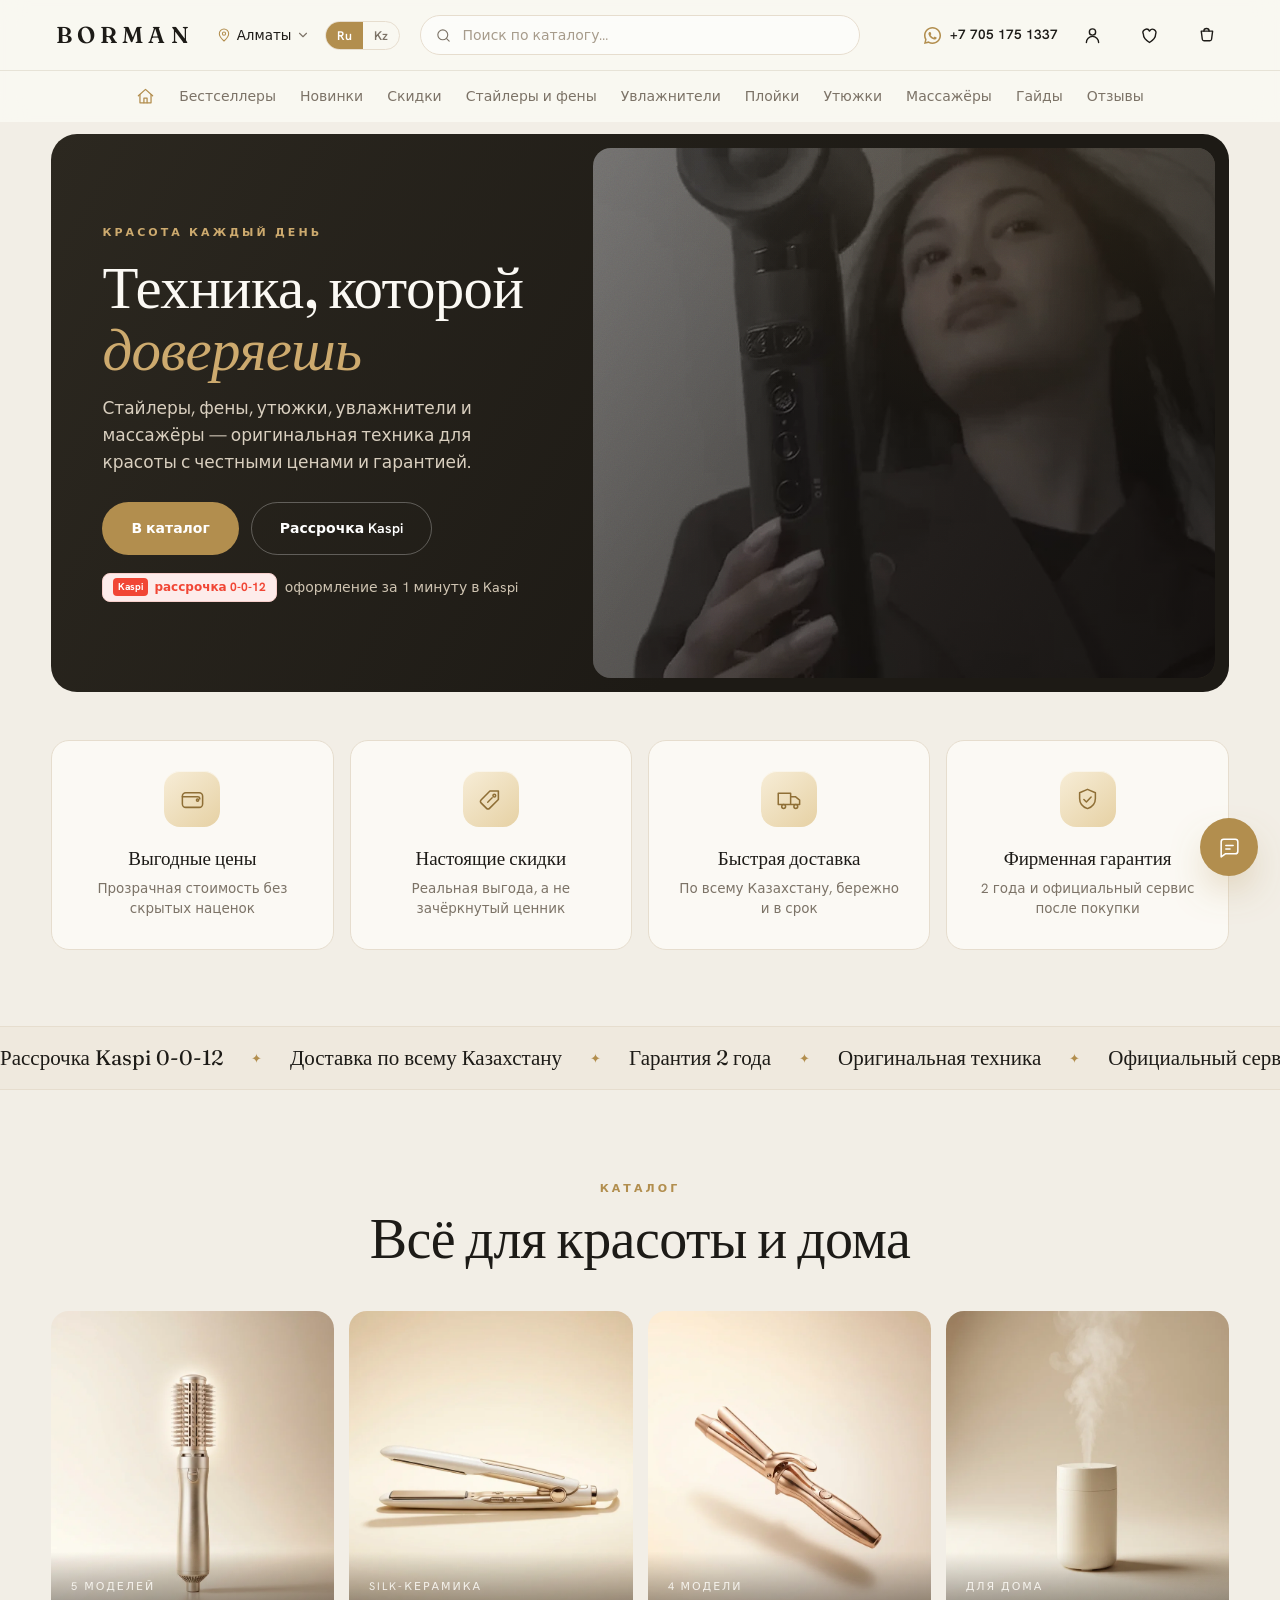
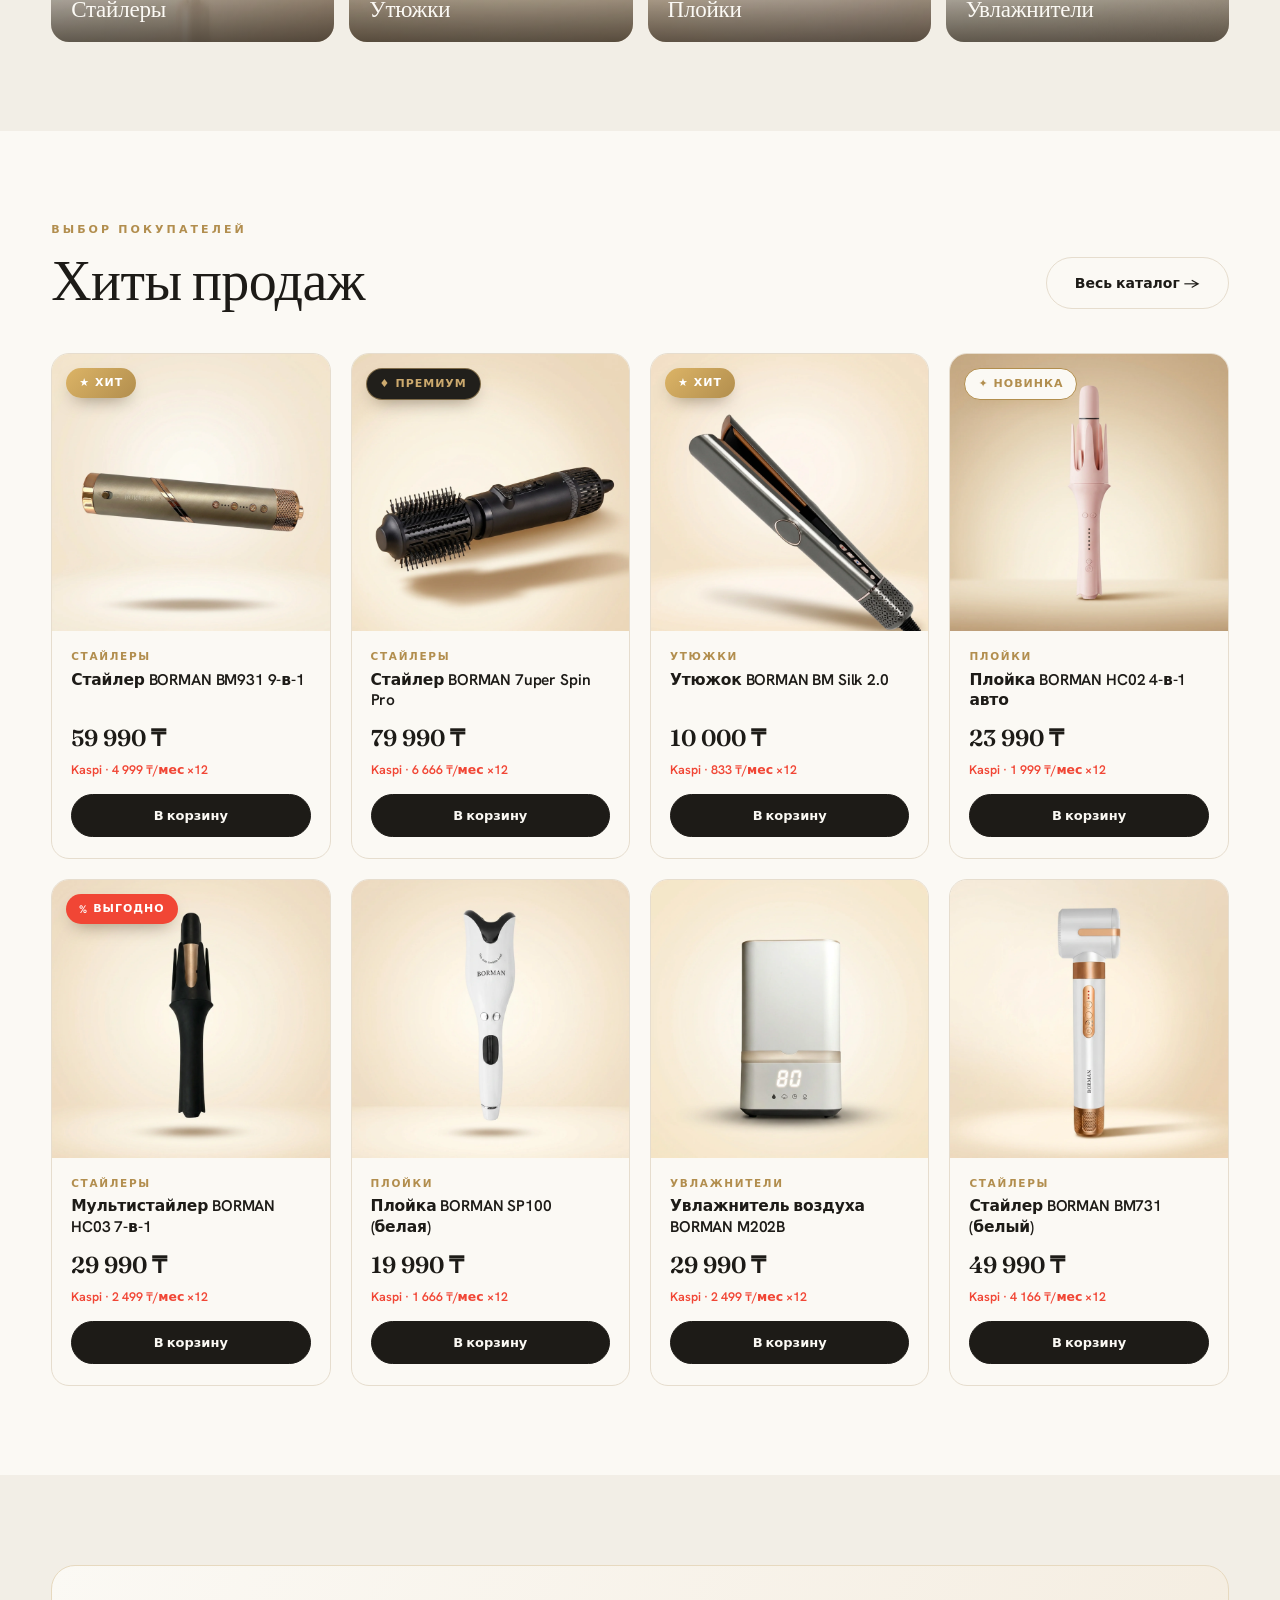
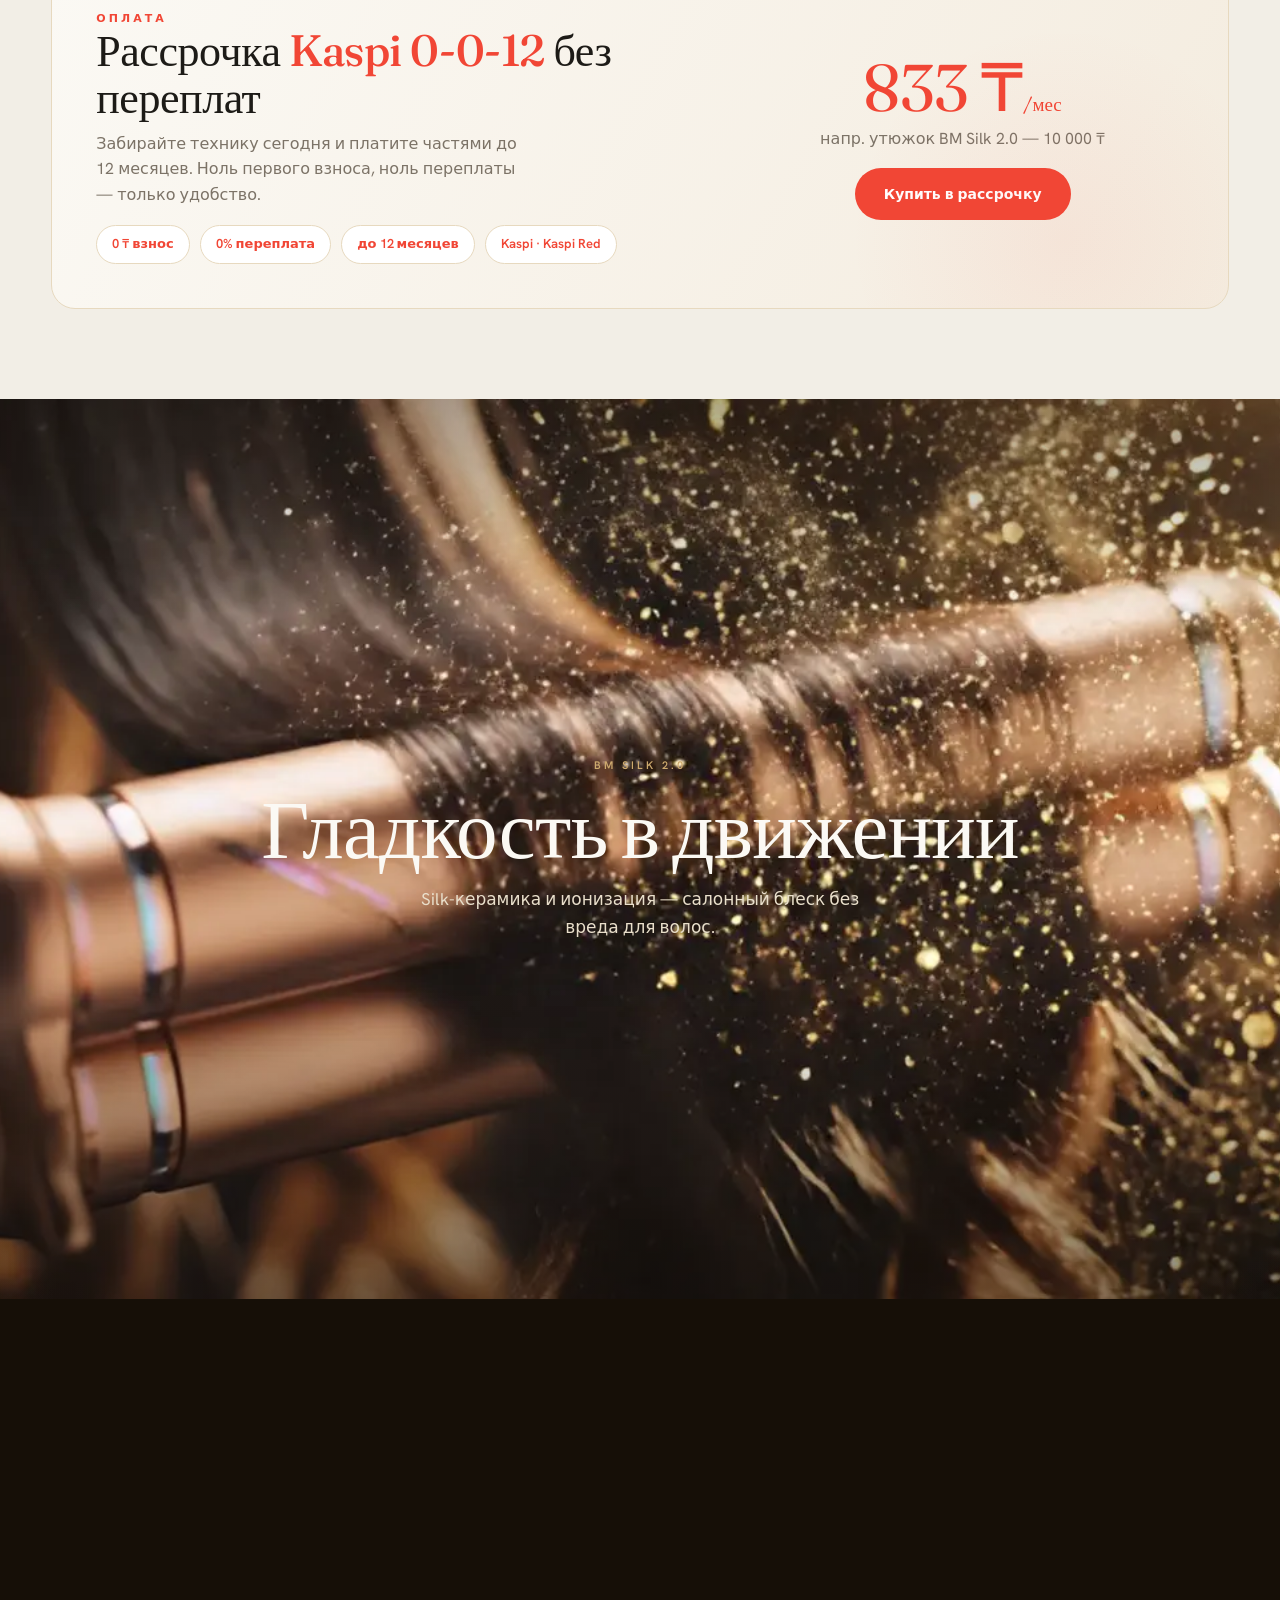
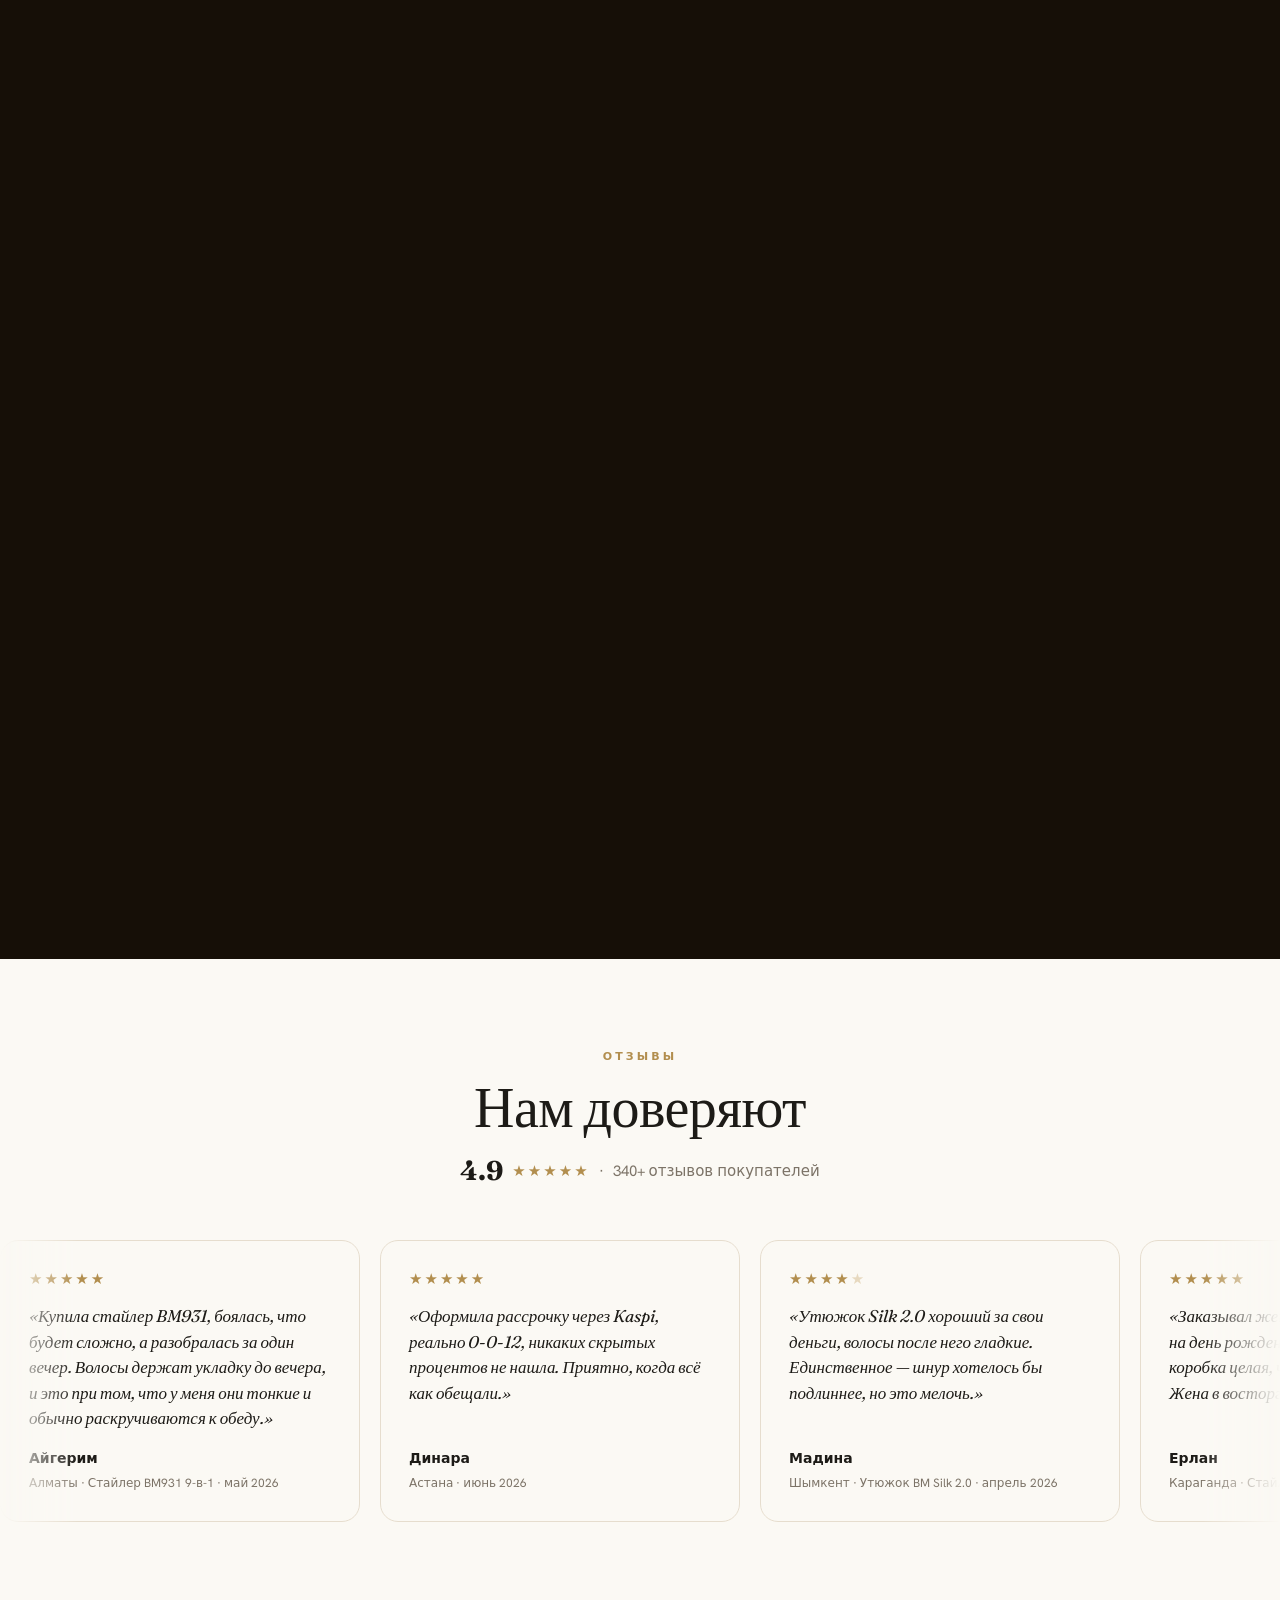
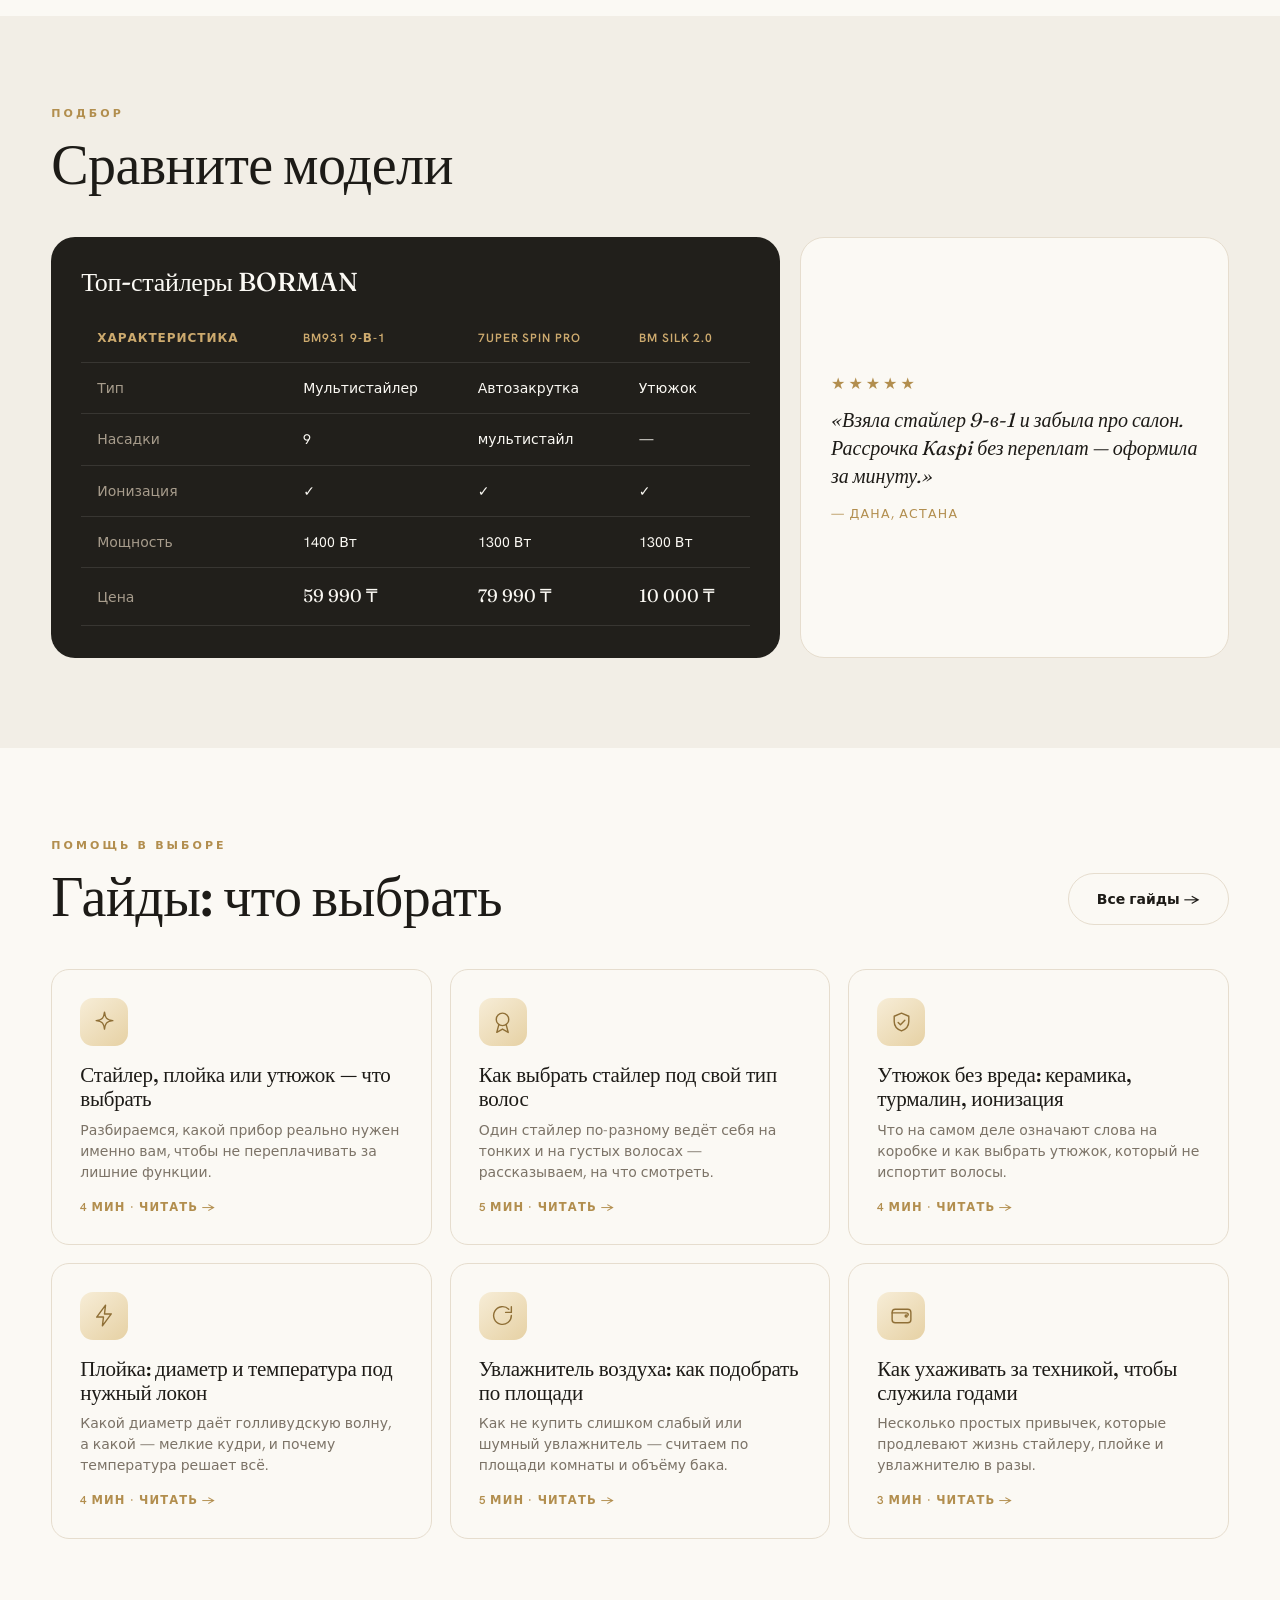
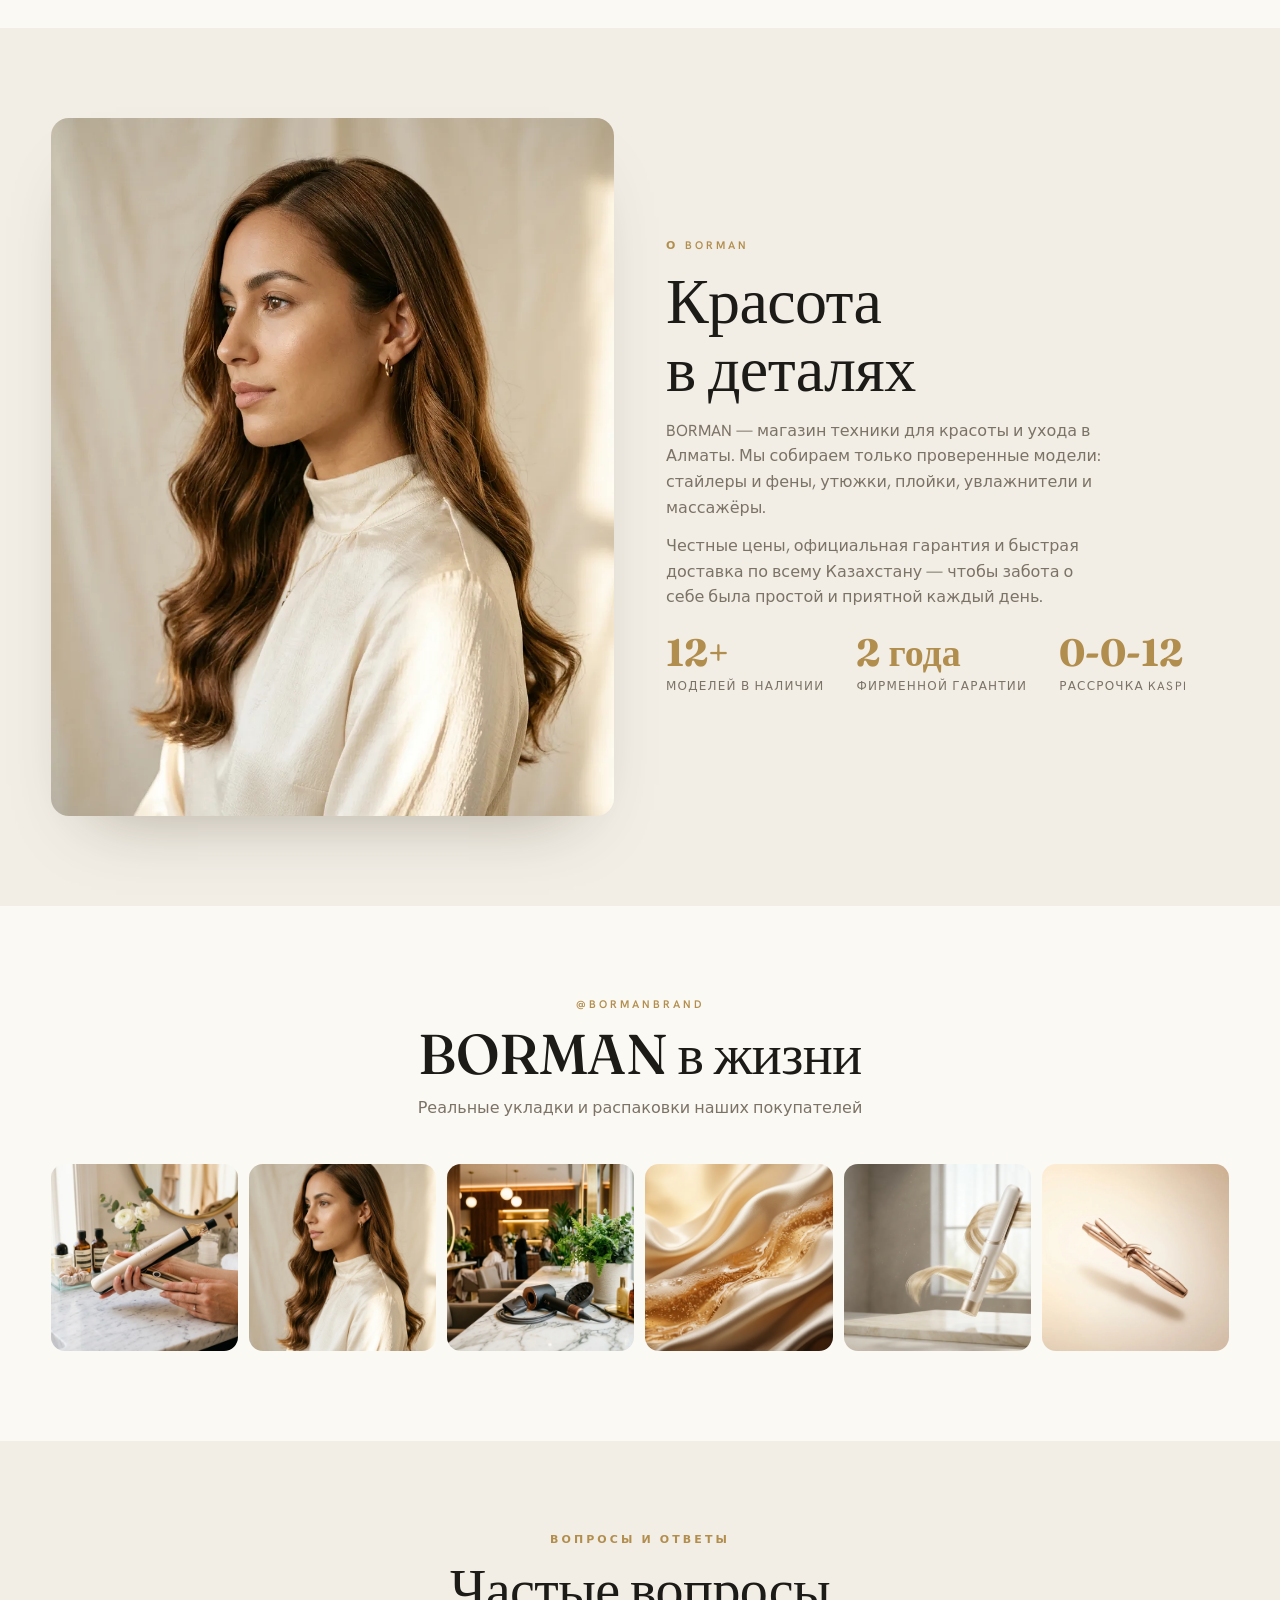
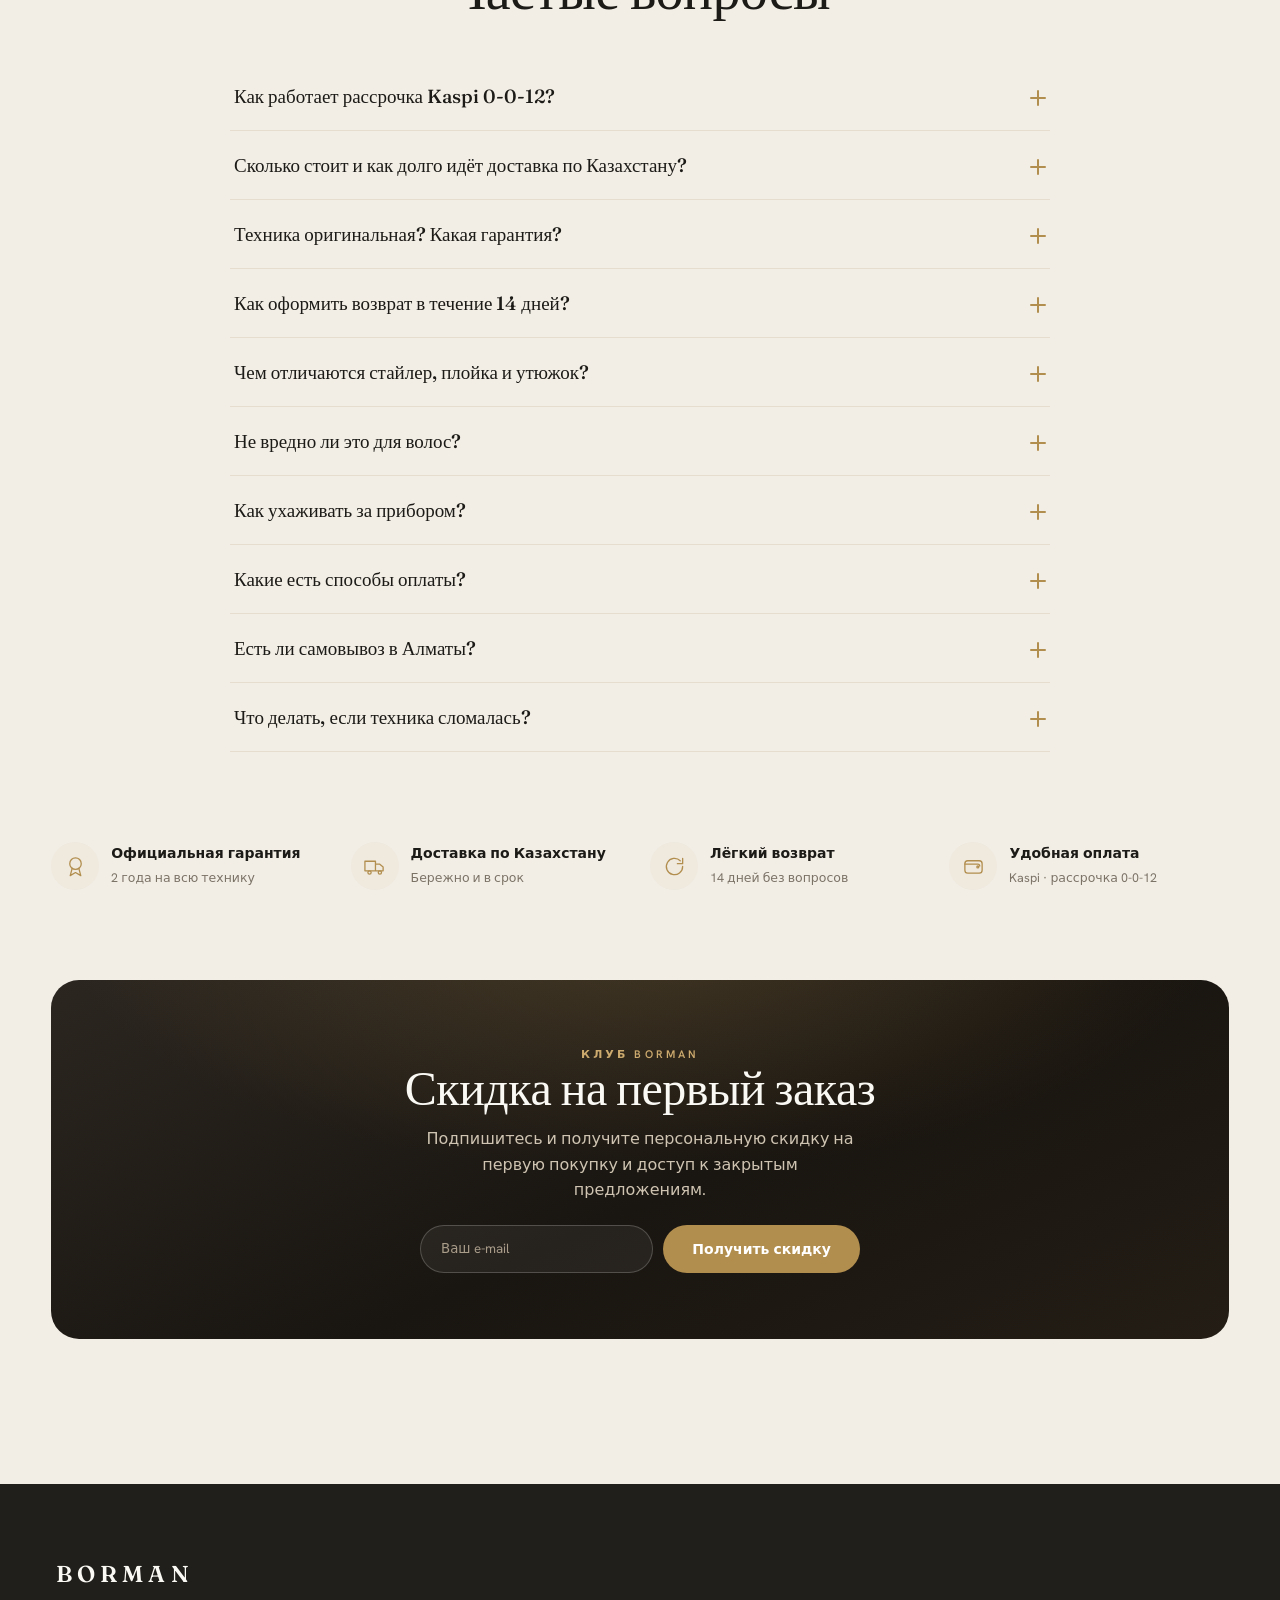
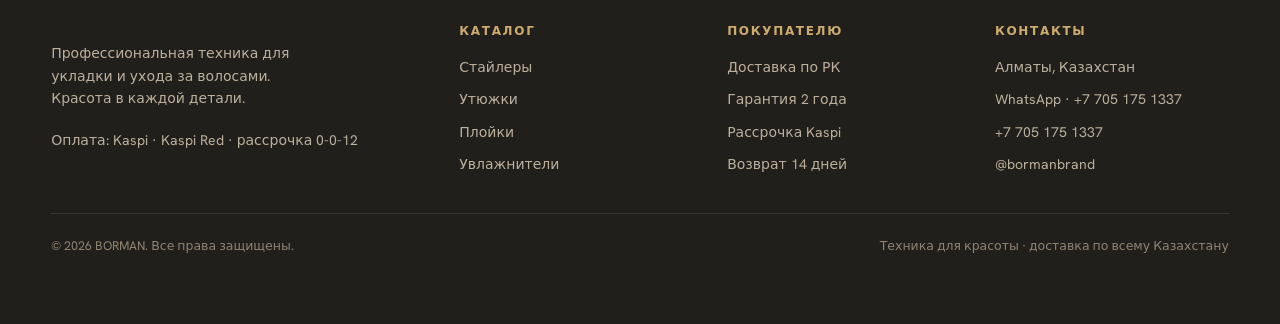
<file: index.html>
<!DOCTYPE html>
<html lang="ru">
<head>
<meta charset="UTF-8">
<meta name="viewport" content="width=device-width, initial-scale=1">
<title>BORMAN — техника для красоты и волос в Алматы</title>
<meta name="description" content="Стайлеры, фены, утюжки, плойки, увлажнители и массажёры в Алматы. Честные цены, гарантия 2 года, рассрочка Kaspi 0-0-12 и доставка по всему Казахстану.">
<meta name="keywords" content="техника для красоты Алматы, стайлер купить Казахстан, фен для волос, утюжок для волос, плойка, увлажнитель воздуха, массажёр, рассрочка Kaspi 0-0-12, BORMAN, техника для волос Алматы">
<meta name="robots" content="index,follow">
<meta name="author" content="BORMAN">
<meta name="theme-color" content="#211f1b">
<link rel="canonical" href="https://maybenexttimez.github.io/borman-shop/">
<meta property="og:type" content="website">
<meta property="og:site_name" content="BORMAN">
<meta property="og:title" content="BORMAN — техника для красоты и волос">
<meta property="og:description" content="Оригинальная техника для красоты. Гарантия 2 года, рассрочка Kaspi 0-0-12, доставка по Казахстану.">
<meta property="og:url" content="https://maybenexttimez.github.io/borman-shop/">
<meta property="og:image" content="https://maybenexttimez.github.io/borman-shop/assets/og-cover.jpg">
<meta property="og:image:secure_url" content="https://maybenexttimez.github.io/borman-shop/assets/og-cover.jpg">
<meta property="og:image:type" content="image/jpeg">
<meta property="og:image:width" content="1200">
<meta property="og:image:height" content="630">
<meta property="og:image:alt" content="BORMAN — техника для красоты и волос">
<meta property="og:locale" content="ru_RU">
<meta name="twitter:card" content="summary_large_image">
<meta name="twitter:title" content="BORMAN — техника для красоты и волос">
<meta name="twitter:description" content="Оригинальная техника для красоты. Гарантия 2 года, рассрочка Kaspi 0-0-12, доставка по Казахстану.">
<meta name="twitter:image" content="https://maybenexttimez.github.io/borman-shop/assets/og-cover.jpg">
<link rel="preconnect" href="https://fonts.googleapis.com"><link rel="preconnect" href="https://fonts.gstatic.com" crossorigin>
<link href="https://fonts.googleapis.com/css2?family=Fraunces:ital,opsz,wght@0,9..144,400;0,9..144,500;0,9..144,600;1,9..144,400&family=Hanken+Grotesk:wght@300;400;500;600;700&display=swap" rel="stylesheet">
<link rel="stylesheet" href="shop.css">
<script type="application/ld+json">
{"@context":"https://schema.org","@type":"Store","name":"BORMAN","description":"Магазин техники для красоты и ухода: стайлеры, фены, утюжки, плойки, увлажнители и массажёры. Гарантия 2 года, рассрочка Kaspi 0-0-12, доставка по Казахстану.","image":"https://maybenexttimez.github.io/borman-shop/assets/og-cover.jpg","url":"https://maybenexttimez.github.io/borman-shop/","telephone":"+77051751337","priceRange":"₸₸","currenciesAccepted":"KZT","paymentAccepted":"Kaspi, Kaspi Red, рассрочка Kaspi 0-0-12","address":{"@type":"PostalAddress","addressLocality":"Алматы","addressCountry":"KZ"},"areaServed":"KZ","aggregateRating":{"@type":"AggregateRating","ratingValue":"4.9","reviewCount":"340"}}
</script>
<style>
  .hero-sec{padding:134px 0 22px}
  .hero{display:grid;grid-template-columns:.92fr 1.08fr;min-height:clamp(520px,62vh,740px);background:linear-gradient(120deg,#2c2820 0%,#1d1a15 62%)}
  .hero .ht{padding:clamp(40px,4vw,64px) clamp(20px,2vw,30px) clamp(40px,4vw,64px) clamp(34px,4vw,64px);display:flex;flex-direction:column;justify-content:center}
  .hero h1{font-size:clamp(38px,4.6vw,64px);color:var(--paper);margin:14px 0}
  .hero h1 em{font-style:italic;color:var(--gold-l)}
  .hero p{color:#d9cfbf;max-width:410px;font-size:17px}
  .hero .cta{display:flex;gap:12px;flex-wrap:wrap;margin-top:26px}
  .hero .kline{margin-top:18px;font-size:14px;color:#cfc4b2;display:flex;align-items:center;gap:8px;flex-wrap:wrap}
  .hero .hv{position:relative;margin:14px 14px 14px 0;border-radius:18px;overflow:hidden;background:#140d06}
  .hero .hv video{width:100%;height:100%;object-fit:cover;min-height:340px;filter:brightness(.9) contrast(1.14) saturate(1.18)}
  /* warm premium "glass" darkening (not grey) + sheen + grain */
  .hero .hv .tint{position:absolute;inset:0;pointer-events:none;background:
     linear-gradient(120deg,rgba(24,16,8,.22) 0%,rgba(16,11,5,.44) 52%,rgba(9,6,3,.68) 100%),
     radial-gradient(135% 100% at 80% 10%,rgba(214,172,98,.16),transparent 52%)}
  .hero .hv .sheen{position:absolute;inset:0;pointer-events:none;background:linear-gradient(125deg,rgba(255,255,255,.09),rgba(255,255,255,0) 36%)}
  .hero .hv .glow{position:absolute;inset:auto -18% -28% auto;width:56%;height:56%;background:radial-gradient(circle,rgba(178,142,78,.4),transparent 70%);filter:blur(30px)}
  .vgrain{position:absolute;inset:0;pointer-events:none;opacity:.09;mix-blend-mode:overlay;background-image:url("data:image/svg+xml,%3Csvg xmlns='http://www.w3.org/2000/svg' width='140' height='140'%3E%3Cfilter id='n'%3E%3CfeTurbulence type='fractalNoise' baseFrequency='0.9' numOctaves='2' stitchTiles='stitch'/%3E%3C/filter%3E%3Crect width='100%25' height='100%25' filter='url(%23n)'/%3E%3C/svg%3E");background-size:170px}
  /* categories */
  .cats{display:grid;grid-template-columns:repeat(4,1fr);gap:15px}
  .ctile{position:relative;border-radius:var(--r);overflow:hidden;aspect-ratio:3/3.5;display:block;background:var(--soft)}
  .ctile img{width:100%;height:100%;object-fit:cover;transition:1.1s var(--ease)}
  .ctile:hover img{transform:scale(1.07)}
  .ctile .l{position:absolute;inset:auto 0 0 0;padding:20px;background:linear-gradient(0deg,rgba(25,18,10,.66),transparent);color:var(--paper)}
  .ctile .l h3{color:var(--paper);font-size:23px}.ctile .l small{font-size:11px;letter-spacing:.18em;text-transform:uppercase;opacity:.9}
  /* kaspi band — muted, palette-consistent */
  .kaspi-band{background:linear-gradient(120deg,var(--paper),#f4ecdf);border:1px solid var(--gold-s);border-radius:24px;padding:44px;display:grid;grid-template-columns:1.4fr 1fr;gap:26px;align-items:center;position:relative;overflow:hidden}
  .kaspi-band::after{content:"";position:absolute;inset:auto -8% -40% auto;width:44%;height:120%;background:radial-gradient(circle,rgba(241,70,53,.06),transparent 65%);pointer-events:none}
  .kaspi-band h2{font-size:clamp(28px,3.6vw,44px)}.kaspi-band .kbig{color:var(--kaspi)}
  .kaspi-band p{color:var(--ink2);margin-top:10px;max-width:440px}
  .kaspi-band .steps{display:flex;gap:10px;flex-wrap:wrap;margin-top:18px}
  .kaspi-band .steps b{background:#fff;border:1px solid var(--gold-s);border-radius:100px;padding:8px 15px;font-size:13px;color:var(--kaspi);font-weight:600}
  .kaspi-band .kprice{font-family:var(--disp);font-size:clamp(38px,6.5vw,66px);color:var(--kaspi);line-height:1;font-variant-numeric:tabular-nums}
  /* compare */
  .cmp{display:grid;grid-template-columns:1.7fr 1fr;gap:20px;align-items:stretch}
  .cmp .tbl{background:var(--char);border-radius:24px;padding:32px 30px}
  .cmp .tbl h3{color:var(--paper);font-size:26px;margin-bottom:18px}
  .cmp .quote{background:var(--paper);border:1px solid var(--line);border-radius:24px;padding:30px;display:flex;flex-direction:column;justify-content:center}
  .cmp .quote .stars{color:var(--gold);letter-spacing:3px;margin-bottom:10px}
  .cmp .quote p{font-family:var(--disp);font-style:italic;font-size:20px;line-height:1.4}
  .cmp .quote .who{margin-top:14px;font-size:12.5px;letter-spacing:.1em;text-transform:uppercase;color:var(--gold)}
  .cmp-cards{display:none;flex-direction:column;gap:14px}
  .cmp-card{background:var(--char);color:var(--paper);border-radius:20px;padding:22px 24px}
  .cmp-card .cc-h{display:flex;justify-content:space-between;align-items:baseline;gap:10px;margin-bottom:14px;padding-bottom:13px;border-bottom:1px solid var(--line-d)}
  .cmp-card .cc-h b{font-family:var(--disp);font-weight:500;font-size:21px}
  .cmp-card .cc-h span{font-size:11px;color:var(--gold-l);text-transform:uppercase;letter-spacing:.09em;white-space:nowrap}
  .cmp-card dl{display:grid;grid-template-columns:auto 1fr;gap:11px 16px;margin:0}
  .cmp-card dt{color:var(--mut);font-size:14px}
  .cmp-card dd{text-align:right;font-weight:600;font-size:14px;margin:0}
  .cmp-card dd.p{font-family:var(--disp);color:var(--gold-l);font-size:18px;font-variant-numeric:tabular-nums}
  /* motion — cinematic scroll break (padding:0 kills the dark bars) */
  .motion{height:240vh;position:relative;background:#160f07;padding:0}
  .motion .pin{position:sticky;top:0;height:100vh;height:100dvh;overflow:hidden;display:flex;align-items:center;justify-content:center;background:#160f07}
  .motion #mframe{position:absolute;inset:0;width:100%;height:100%;object-fit:cover;display:block}
  .motion .pin .veil{position:absolute;inset:0;pointer-events:none;background:
     radial-gradient(130% 120% at 50% 42%,transparent 56%,rgba(16,11,6,.5)),
     linear-gradient(180deg,rgba(16,11,6,.34) 0%,transparent 24%,transparent 64%,rgba(16,11,6,.5) 100%)}
  .motion .cap{position:absolute;z-index:3;text-align:center;color:var(--paper);padding:24px;transition:.7s var(--ease);opacity:0;transform:translateY(22px)}
  .motion .cap.on{opacity:1;transform:none}
  .motion .cap .eyebrow{color:var(--gold-l)}
  .motion .cap h2{color:var(--paper);font-size:clamp(36px,6.5vw,88px);margin-top:10px}
  .motion .cap p{color:#e9dfcb;max-width:440px;margin:14px auto 0;font-size:17px}
  .motion .cap .btn{margin-top:22px}
  /* reviews */
  .rev-agg{display:inline-flex;align-items:center;gap:9px;margin-top:13px;font-size:15px;color:var(--ink2)}
  .rev-agg b{font-family:var(--disp);font-size:27px;color:var(--ink)}
  .rev-agg .st{color:var(--gold);letter-spacing:2px}
  .rev-strip{overflow:hidden;position:relative;-webkit-mask-image:linear-gradient(90deg,transparent,#000 6%,#000 94%,transparent);mask-image:linear-gradient(90deg,transparent,#000 6%,#000 94%,transparent)}
  .rev-track{display:flex;gap:20px;width:max-content;padding:4px 0;animation:revscroll 78s linear infinite}
  .rev-strip:hover .rev-track,.rev-track:active{animation-play-state:paused}
  @keyframes revscroll{to{transform:translateX(-50%)}}
  @media(prefers-reduced-motion:reduce){.rev-track{animation:none}}
  .rev-card{width:min(360px,80vw);flex:none;background:var(--paper);border:1px solid var(--line);border-radius:var(--r);padding:26px 28px;display:flex;flex-direction:column}
  .rev-stars{color:var(--gold);letter-spacing:2px;font-size:15px;margin-bottom:12px}
  .rev-stars span{color:var(--gold-s)}
  .rev-card blockquote{font-family:var(--disp);font-style:italic;font-size:17px;line-height:1.5;color:var(--ink);flex:1}
  .rev-card figcaption{margin-top:16px}
  .rev-card figcaption b{display:block;font-family:var(--body);font-weight:600;font-size:14px}
  .rev-card figcaption span{font-size:12px;color:var(--ink2)}
  /* brand */
  .brand{display:grid;grid-template-columns:1fr 1fr;gap:52px;align-items:center}
  .brand img{border-radius:var(--r);box-shadow:0 34px 70px -40px rgba(60,45,20,.4)}
  .brand h2{font-size:clamp(34px,5vw,64px);margin:12px 0 16px}
  .brand p{color:var(--ink2);margin-bottom:13px;max-width:440px}
  .brand .facts{display:flex;gap:32px;margin-top:24px}
  .brand .facts b{font-family:var(--disp);font-size:38px;color:var(--gold);display:block;line-height:1;font-variant-numeric:tabular-nums}
  .brand .facts small{font-size:12px;letter-spacing:.1em;text-transform:uppercase;color:var(--ink2)}
  /* instagram gallery */
  .ig-grid{display:grid;grid-template-columns:repeat(6,1fr);gap:11px}
  .ig-tile{position:relative;aspect-ratio:1;border-radius:14px;overflow:hidden;display:block}
  .ig-tile img{width:100%;height:100%;object-fit:cover;transition:.7s var(--ease)}
  .ig-tile:hover img{transform:scale(1.09)}
  .ig-tile .ov{position:absolute;inset:0;display:flex;align-items:center;justify-content:center;background:rgba(22,15,8,.36);color:#fff;opacity:0;transition:.35s}
  .ig-tile .ov svg{width:30px;height:30px}
  .ig-tile:hover .ov{opacity:1}
  /* faq */
  .faq-wrap{max-width:820px;margin:0 auto}
  .faq-item{border-bottom:1px solid var(--line)}
  .faq-q{width:100%;display:flex;justify-content:space-between;align-items:center;gap:18px;background:none;border:0;cursor:pointer;padding:22px 4px;text-align:left;font-family:var(--disp);font-size:19px;font-weight:500;color:var(--ink)}
  .faq-q i{position:relative;width:16px;height:16px;flex:none;margin-top:4px}
  .faq-q i::before,.faq-q i::after{content:"";position:absolute;background:var(--gold);border-radius:2px;transition:.3s var(--ease)}
  .faq-q i::before{top:7px;left:0;width:16px;height:2px}
  .faq-q i::after{left:7px;top:0;width:2px;height:16px}
  .faq-item.open .faq-q i::after{transform:rotate(90deg);opacity:0}
  .faq-a{max-height:0;overflow:hidden;transition:max-height .4s var(--ease)}
  .faq-a p{color:var(--ink2);font-size:15.5px;line-height:1.65;padding:0 4px 22px;max-width:92%}
  .faq-item.open .faq-a{max-height:360px}
  /* newsletter — rich smooth gradient (no seam) */
  .news{background:linear-gradient(155deg,#2b2620 0%,#191510 55%,#231d15 100%);color:var(--paper);border-radius:28px;padding:66px 40px;text-align:center;position:relative;overflow:hidden}
  .news::before{content:"";position:absolute;inset:0;background:radial-gradient(90% 130% at 50% -18%,rgba(178,142,78,.24),transparent 55%);pointer-events:none}
  .news>*{position:relative}
  .news h2{color:var(--paper);font-size:clamp(28px,4vw,48px)}
  .news p{color:#cfc4b2;margin:12px auto 22px;max-width:430px}
  .news form{display:flex;gap:10px;max-width:440px;margin:0 auto;flex-wrap:wrap}
  .news input{flex:1;min-width:200px;padding:14px 20px;border-radius:100px;border:1px solid rgba(255,255,255,.2);background:rgba(255,255,255,.06);color:var(--paper);font-family:var(--body)}
  .news input::placeholder{color:#a99d8a}
  @media(max-width:960px){
    .hero-sec{padding:74px 0 0}
    .hero{grid-template-columns:1fr;min-height:0}
    .hero .ht{padding:clamp(30px,6vw,44px) clamp(22px,5vw,30px) 18px;text-align:center;align-items:center}
    .hero p{margin-left:auto;margin-right:auto}
    .hero .cta,.hero .kline{justify-content:center}
    .hero .hv{margin:0 clamp(12px,3vw,18px) clamp(12px,3vw,18px);aspect-ratio:16/10;min-height:0}
    .hero .hv video{min-height:0}
    .cats{grid-template-columns:1fr 1fr}
    .kaspi-band{grid-template-columns:1fr;padding:30px;text-align:center}
    .kaspi-band p,.kaspi-band .steps{margin-left:auto;margin-right:auto;justify-content:center}
    .cmp{grid-template-columns:1fr}
    .cmp .tbl{display:none}.cmp-cards{display:flex}
    .brand{grid-template-columns:1fr;gap:26px}.brand .o1{order:-1}
    .motion{height:200vh}
    .ig-grid{grid-template-columns:repeat(3,1fr)}
    .hero .hv video{filter:brightness(.99) contrast(1.1) saturate(1.14)}
    .hero .hv .tint{background:linear-gradient(180deg,rgba(20,14,7,.12),rgba(10,7,3,.44))}
    .brand .facts{flex-direction:column;gap:15px;margin-top:20px}
    .brand .facts>div{display:flex;align-items:baseline;gap:12px}
    .brand .facts b{font-size:30px}
    .rev-agg{flex-wrap:wrap;justify-content:center}
  }
  @media(max-width:520px){.cats{grid-template-columns:1fr 1fr;gap:10px}.ctile{aspect-ratio:3/3.3}.ctile .l h3{font-size:19px}.hero h1{font-size:clamp(30px,8vw,42px)}.ig-grid{grid-template-columns:repeat(2,1fr)}}
</style>
</head>
<body>
<script>window.__BASE__='';</script>

<!-- HERO -->
<section class="hero-sec"><div class="wrap"><div class="darkpanel hero rv">
  <div class="ht">
    <div class="eyebrow">Красота каждый день</div>
    <h1>Техника, которой<br><em>доверяешь</em></h1>
    <p>Стайлеры, фены, утюжки, увлажнители и массажёры — оригинальная техника для красоты с честными ценами и гарантией.</p>
    <div class="cta"><a href="catalog.html" class="btn gold">В каталог</a><a href="#kaspi" class="btn oncdark">Рассрочка Kaspi</a></div>
    <div class="kline"><span class="kaspi">рассрочка 0-0-12</span> оформление за 1 минуту в Kaspi</div>
  </div>
  <div class="hv"><span class="glow"></span><video autoplay muted loop playsinline poster="assets/hero-poster.webp" aria-label="Укладка волос техникой BORMAN"><source src="assets/hero.mp4" type="video/mp4"></video><span class="tint"></span><span class="sheen"></span><span class="vgrain"></span></div>
</div></div></section>

<!-- BENEFITS -->
<section style="padding:26px 0 clamp(52px,6vw,86px)"><div class="wrap"><div class="feat-row rv">
  <div class="f"><div class="ic" data-ic="wallet"></div><b>Выгодные цены</b><small>Прозрачная стоимость без скрытых наценок</small></div>
  <div class="f"><div class="ic" data-ic="tag"></div><b>Настоящие скидки</b><small>Реальная выгода, а не зачёркнутый ценник</small></div>
  <div class="f"><div class="ic" data-ic="truck"></div><b>Быстрая доставка</b><small>По всему Казахстану, бережно и в срок</small></div>
  <div class="f"><div class="ic" data-ic="shield"></div><b>Фирменная гарантия</b><small>2 года и официальный сервис после покупки</small></div>
</div></div></section>

<!-- MARQUEE -->
<div class="marquee" aria-hidden="true"><div class="row"><span>
  Рассрочка Kaspi 0-0-12 <i>✦</i> Доставка по всему Казахстану <i>✦</i> Гарантия 2 года <i>✦</i> Оригинальная техника <i>✦</i> Официальный сервис <i>✦</i> Более 12 моделей <i>✦</i> Возврат 14 дней <i>✦</i> Оплата Kaspi и Kaspi Red <i>✦</i> Честные цены <i>✦</i> Настоящие скидки <i>✦</i> Стайлеры и фены <i>✦</i> Утюжки и плойки <i>✦</i> Увлажнители воздуха <i>✦</i> Массажёры для дома <i>✦</i>
  Рассрочка Kaspi 0-0-12 <i>✦</i> Доставка по всему Казахстану <i>✦</i> Гарантия 2 года <i>✦</i> Оригинальная техника <i>✦</i> Официальный сервис <i>✦</i> Более 12 моделей <i>✦</i> Возврат 14 дней <i>✦</i> Оплата Kaspi и Kaspi Red <i>✦</i> Честные цены <i>✦</i> Настоящие скидки <i>✦</i> Стайлеры и фены <i>✦</i> Утюжки и плойки <i>✦</i> Увлажнители воздуха <i>✦</i> Массажёры для дома <i>✦</i>
</span></div></div>

<!-- CATEGORIES -->
<section><div class="wrap">
  <div class="sec-head c rv"><div class="eyebrow">Каталог</div><h2>Всё для красоты и дома</h2></div>
  <div class="cats">
    <a class="ctile rv" href="catalog.html?cat=styling"><img src="assets/cat-styling.webp" alt="Стайлеры и фены BORMAN"><div class="l"><small>5 моделей</small><h3>Стайлеры</h3></div></a>
    <a class="ctile rv" style="transition-delay:.07s" href="catalog.html?cat=straighteners"><img src="assets/cat-straight.webp" alt="Утюжки для волос BORMAN"><div class="l"><small>Silk-керамика</small><h3>Утюжки</h3></div></a>
    <a class="ctile rv" style="transition-delay:.14s" href="catalog.html?cat=curling"><img src="assets/cat-curl.webp" alt="Плойки BORMAN"><div class="l"><small>4 модели</small><h3>Плойки</h3></div></a>
    <a class="ctile rv" style="transition-delay:.21s" href="catalog.html?cat=humidifiers"><img src="assets/cat-humid.webp" alt="Увлажнители воздуха BORMAN"><div class="l"><small>Для дома</small><h3>Увлажнители</h3></div></a>
  </div>
</div></section>

<!-- BEST SELLERS -->
<section id="best" style="background:var(--paper)">
  <div class="wrap">
    <div class="sec-head rv" style="display:flex;justify-content:space-between;align-items:end;gap:20px;flex-wrap:wrap"><div><div class="eyebrow">Выбор покупателей</div><h2>Хиты продаж</h2></div><a href="catalog.html" class="btn outline">Весь каталог →</a></div>
    <div class="grid" id="best-grid"></div>
  </div>
</section>

<!-- KASPI OFFER -->
<section id="kaspi"><div class="wrap"><div class="kaspi-band rv">
  <div><div class="eyebrow" style="color:var(--kaspi)">Оплата</div><h2>Рассрочка <span class="kbig">Kaspi 0-0-12</span> без переплат</h2><p>Забирайте технику сегодня и платите частями до 12 месяцев. Ноль первого взноса, ноль переплаты — только удобство.</p><div class="steps"><b>0 ₸ взнос</b><b>0% переплата</b><b>до 12 месяцев</b><b>Kaspi · Kaspi Red</b></div></div>
  <div style="text-align:center"><div class="kprice">833 ₸<span style="font-size:19px">/мес</span></div><div style="color:var(--ink2);margin-top:6px">напр. утюжок BM Silk 2.0 — 10 000 ₸</div><a href="catalog.html" class="btn kaspibtn" style="margin-top:16px">Купить в рассрочку</a></div>
</div></div></section>

<!-- CINEMATIC SCROLL BREAK -->
<section class="motion" id="motion" aria-label="BM Silk 2.0 в движении">
  <div class="pin">
    <img id="mframe" src="assets/frames/f048.webp" alt="Утюжок BORMAN BM Silk 2.0 в действии">
    <span class="veil"></span>
    <div class="cap" id="mc0"><div class="eyebrow">BM Silk 2.0</div><h2>Гладкость в движении</h2><p>Silk-керамика и ионизация — салонный блеск без вреда для волос.</p></div>
    <div class="cap" id="mc1"><h2 style="color:var(--gold-l)">160°C точности</h2><p>6 режимов температуры и защита от перегрева — контроль в каждом движении.</p><a href="product.html?id=16" class="btn gold">Купить за 10 000 ₸</a></div>
  </div>
</section>

<!-- REVIEWS -->
<section id="reviews" style="background:var(--paper)"><div class="wrap">
  <div class="sec-head c rv"><div class="eyebrow">Отзывы</div><h2>Нам доверяют</h2><div class="rev-agg"><b>4.9</b><span class="st">★★★★★</span><span class="sep">·</span><span>340+ отзывов покупателей</span></div></div>
</div>
<div class="rev-strip" id="rev-strip"></div>
</section>

<!-- COMPARE -->
<section><div class="wrap">
  <div class="sec-head rv"><div class="eyebrow">Подбор</div><h2>Сравните модели</h2></div>
  <div class="cmp">
    <div class="tbl rv"><h3>Топ-стайлеры BORMAN</h3><table class="compare">
      <tr><th>Характеристика</th><th>BM931 9-в-1</th><th>7uper Spin Pro</th><th>BM Silk 2.0</th></tr>
      <tr><td>Тип</td><td>Мультистайлер</td><td>Автозакрутка</td><td>Утюжок</td></tr>
      <tr><td>Насадки</td><td>9</td><td>мультистайл</td><td>—</td></tr>
      <tr><td>Ионизация</td><td>✓</td><td>✓</td><td>✓</td></tr>
      <tr><td>Мощность</td><td>1400 Вт</td><td>1300 Вт</td><td>1300 Вт</td></tr>
      <tr><td>Цена</td><td class="p">59 990 ₸</td><td class="p">79 990 ₸</td><td class="p">10 000 ₸</td></tr>
    </table></div>
    <div class="cmp-cards rv">
      <div class="cmp-card"><div class="cc-h"><b>BM931 9-в-1</b><span>Мультистайлер</span></div><dl><dt>Насадки</dt><dd>9</dd><dt>Ионизация</dt><dd>✓</dd><dt>Мощность</dt><dd>1400 Вт</dd><dt>Цена</dt><dd class="p">59 990 ₸</dd></dl></div>
      <div class="cmp-card"><div class="cc-h"><b>7uper Spin Pro</b><span>Автозакрутка</span></div><dl><dt>Насадки</dt><dd>мультистайл</dd><dt>Ионизация</dt><dd>✓</dd><dt>Мощность</dt><dd>1300 Вт</dd><dt>Цена</dt><dd class="p">79 990 ₸</dd></dl></div>
      <div class="cmp-card"><div class="cc-h"><b>BM Silk 2.0</b><span>Утюжок</span></div><dl><dt>Насадки</dt><dd>—</dd><dt>Ионизация</dt><dd>✓</dd><dt>Мощность</dt><dd>1300 Вт</dd><dt>Цена</dt><dd class="p">10 000 ₸</dd></dl></div>
    </div>
    <div class="quote rv" style="transition-delay:.08s"><div class="stars">★★★★★</div><p>«Взяла стайлер 9-в-1 и забыла про салон. Рассрочка Kaspi без переплат — оформила за минуту.»</p><div class="who">— Дана, Астана</div></div>
  </div>
</div></section>

<!-- GUIDES -->
<section style="background:var(--paper)"><div class="wrap">
  <div class="sec-head rv" style="display:flex;justify-content:space-between;align-items:end;gap:20px;flex-wrap:wrap"><div><div class="eyebrow">Помощь в выборе</div><h2>Гайды: что выбрать</h2></div><a href="guides.html" class="btn outline">Все гайды →</a></div>
  <div class="guides-grid" id="guides-grid"></div>
</div></section>

<!-- BRAND -->
<section id="brand"><div class="wrap"><div class="brand">
  <img class="rv o1" src="assets/life_editorial.webp" alt="Техника BORMAN для ухода за волосами">
  <div><div class="eyebrow rv">О BORMAN</div><h2 class="rv" style="transition-delay:.06s">Красота<br>в деталях</h2><p class="rv" style="transition-delay:.1s">BORMAN — магазин техники для красоты и ухода в Алматы. Мы собираем только проверенные модели: стайлеры и фены, утюжки, плойки, увлажнители и массажёры.</p><p class="rv" style="transition-delay:.13s">Честные цены, официальная гарантия и быстрая доставка по всему Казахстану — чтобы забота о себе была простой и приятной каждый день.</p><div class="facts rv" style="transition-delay:.16s"><div><b>12+</b><small>Моделей в наличии</small></div><div><b>2 года</b><small>Фирменной гарантии</small></div><div><b>0-0-12</b><small>Рассрочка Kaspi</small></div></div></div>
</div></div></section>

<!-- INSTAGRAM -->
<section style="background:var(--paper)"><div class="wrap">
  <div class="sec-head c rv"><div class="eyebrow">@bormanbrand</div><h2>BORMAN в жизни</h2><p>Реальные укладки и распаковки наших покупателей</p></div>
  <div class="ig-grid rv" id="ig-grid"></div>
</div></section>

<!-- FAQ -->
<section><div class="wrap">
  <div class="sec-head c rv"><div class="eyebrow">Вопросы и ответы</div><h2>Частые вопросы</h2></div>
  <div class="faq-wrap rv" id="faq"></div>
</div></section>

<!-- TRUST -->
<section style="padding-top:0"><div class="wrap"><div class="trust rv">
  <div class="t"><div class="ic" data-ic="medal"></div><div><b>Официальная гарантия</b><small>2 года на всю технику</small></div></div>
  <div class="t"><div class="ic" data-ic="truck"></div><div><b>Доставка по Казахстану</b><small>Бережно и в срок</small></div></div>
  <div class="t"><div class="ic" data-ic="refresh"></div><div><b>Лёгкий возврат</b><small>14 дней без вопросов</small></div></div>
  <div class="t"><div class="ic" data-ic="wallet"></div><div><b>Удобная оплата</b><small>Kaspi · рассрочка 0-0-12</small></div></div>
</div></div></section>

<!-- NEWSLETTER -->
<section style="padding-top:0"><div class="wrap"><div class="news rv">
  <div class="eyebrow" style="color:var(--gold-l)">Клуб BORMAN</div>
  <h2>Скидка на первый заказ</h2><p>Подпишитесь и получите персональную скидку на первую покупку и доступ к закрытым предложениям.</p>
  <form onsubmit="event.preventDefault();this.querySelector('input').value='';window.toast&&toast('Спасибо! Промокод отправлен')"><input type="email" placeholder="Ваш e-mail" required><button class="btn gold">Получить скидку</button></form>
</div></div></section>

<script src="shop.js"></script>
<script>
document.addEventListener('DOMContentLoaded',()=>{
  document.querySelectorAll('[data-ic]').forEach(e=>{e.innerHTML=(window.ICONS||{})[e.dataset.ic]||''});
  renderGrid('#best-grid',[13,9,16,19,18,7,15,11].map(id=>PRODUCTS.find(p=>p.id===id)).filter(Boolean));
  renderReviews('#rev-strip');
  renderGuideCards('#guides-grid',6);
  renderFAQ('#faq');
  // instagram gallery (lifestyle imagery)
  const IG=['life_hands','life_editorial','life_salon','texture_silk','hero_light','cat-curl'];
  document.getElementById('ig-grid').innerHTML=IG.map(n=>`<a class="ig-tile" href="https://instagram.com/bormanbrand" target="_blank" rel="noopener" aria-label="Instagram BORMAN"><img src="assets/${n}.webp" loading="lazy" alt="BORMAN в жизни"><span class="ov">${ICONS.insta}</span></a>`).join('');
  // FAQ structured data for SEO
  const faqLd=document.createElement('script');faqLd.type='application/ld+json';
  faqLd.textContent=JSON.stringify({"@context":"https://schema.org","@type":"FAQPage","mainEntity":FAQ.map(f=>({"@type":"Question","name":f.q,"acceptedAnswer":{"@type":"Answer","text":f.a}}))});
  document.head.appendChild(faqLd);
  revealScan();
  // cinematic scroll-scrub (frame swap, cover fills viewport — no bars)
  const N=96,frames=[];let cur=0,target=0,lastIdx=-1;
  const mf=document.getElementById('mframe');
  const pad=n=>String(n).padStart(3,'0');
  function preload(){for(let i=1;i<=N;i++){const im=new Image();im.src='assets/frames/f'+pad(i)+'.webp';frames[i-1]=im}}
  new IntersectionObserver((e,o)=>{if(e[0].isIntersecting){preload();o.disconnect()}},{rootMargin:'1600px'}).observe(document.getElementById('motion'));
  const caps=[document.getElementById('mc0'),document.getElementById('mc1')];
  function onScroll(){const s=document.getElementById('motion'),r=s.getBoundingClientRect(),tot=s.offsetHeight-innerHeight;let p=Math.min(1,Math.max(0,-r.top/tot));target=p*(N-1);caps[0].classList.toggle('on',p<0.5);caps[1].classList.toggle('on',p>=0.5)}
  addEventListener('scroll',onScroll,{passive:true});onScroll();
  (function loop(){cur+=(target-cur)*0.12;const idx=Math.max(0,Math.min(N-1,Math.round(cur)));if(idx!==lastIdx&&frames[idx]&&frames[idx].complete){mf.src=frames[idx].src;lastIdx=idx}requestAnimationFrame(loop)})();
  // hero video — never stop (mobile Safari can pause autoplay)
  const hvv=document.querySelector('.hero .hv video');
  if(hvv){const kp=()=>{if(hvv.paused)hvv.play().catch(()=>{})};hvv.addEventListener('pause',kp);hvv.addEventListener('ended',kp);document.addEventListener('visibilitychange',()=>{if(!document.hidden)kp()});setInterval(kp,3000);}
  // apply saved language to JS-rendered content (cards, etc.)
  if(window.applyLang)applyLang(localStorage.getItem('borman_lang')||'ru');
});
</script>
</body>
</html>
</file>
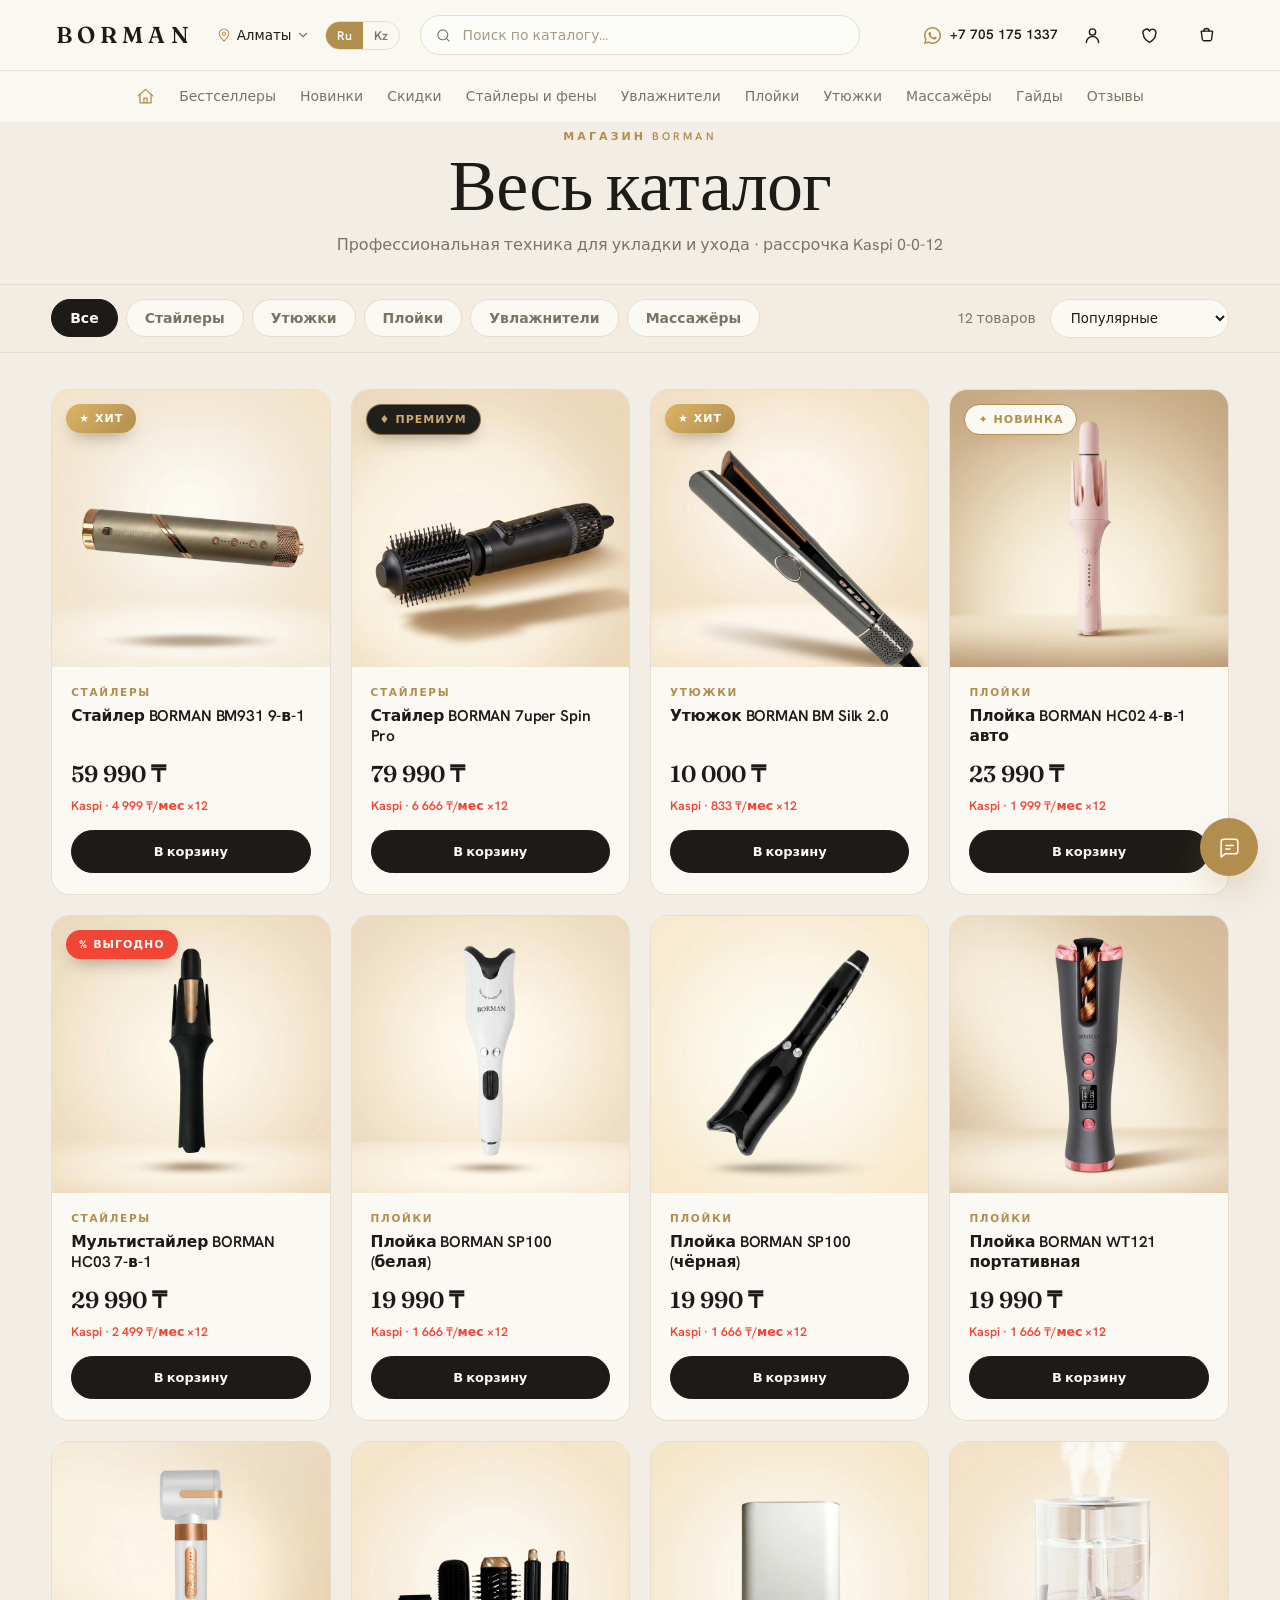
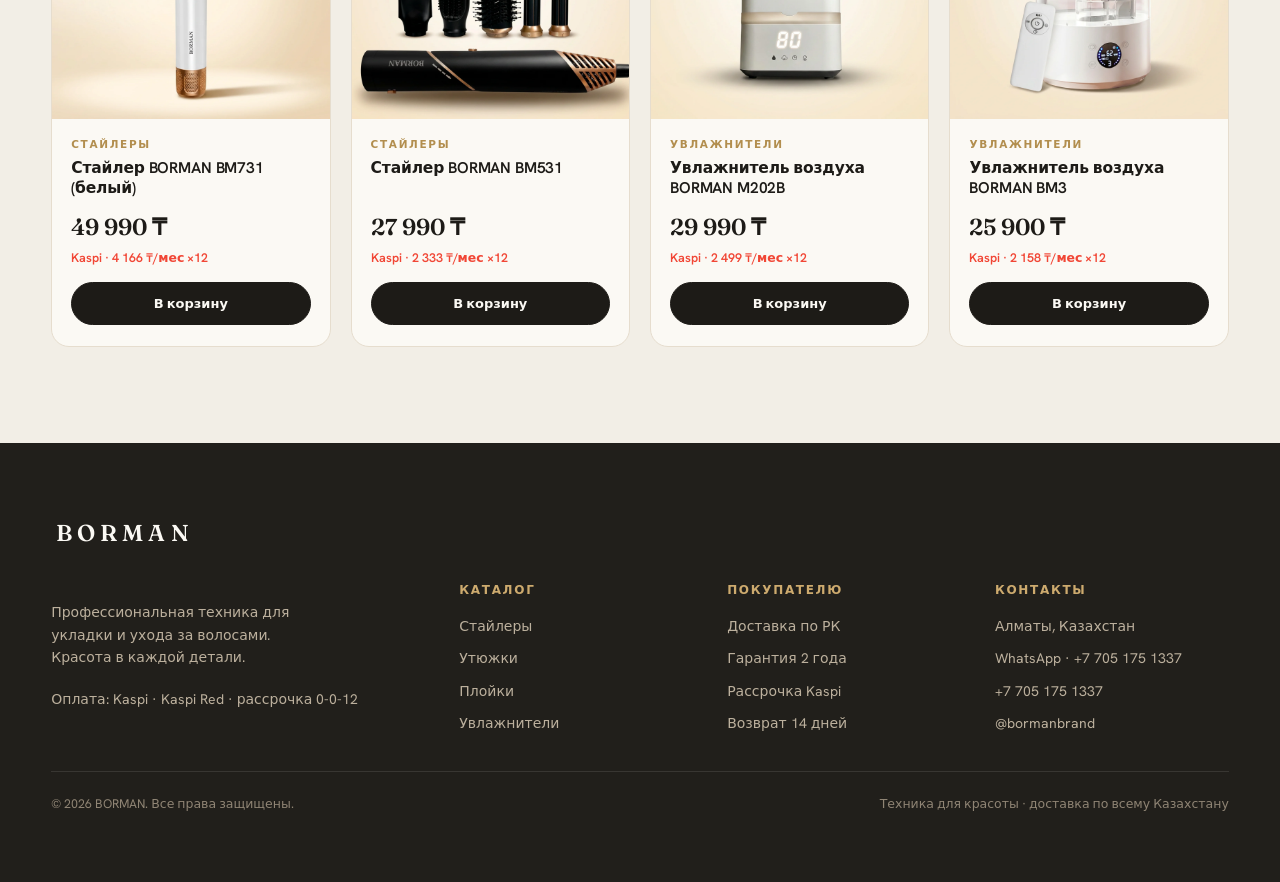
<file: catalog.html>
<!DOCTYPE html>
<html lang="ru">
<head>
<meta charset="UTF-8">
<meta name="viewport" content="width=device-width, initial-scale=1">
<title>Каталог — стайлеры, утюжки, плойки, увлажнители · BORMAN</title>
<meta name="description" content="Каталог техники BORMAN: стайлеры и фены, утюжки, плойки, увлажнители и массажёры. Честные цены, гарантия 2 года, рассрочка Kaspi 0-0-12, доставка по Казахстану.">
<meta name="robots" content="index,follow">
<meta name="theme-color" content="#211f1b">
<link rel="canonical" href="https://maybenexttimez.github.io/borman-shop/catalog.html">
<meta property="og:type" content="website">
<meta property="og:title" content="Каталог BORMAN — техника для красоты">
<meta property="og:description" content="Стайлеры, утюжки, плойки, увлажнители. Рассрочка Kaspi 0-0-12, гарантия 2 года.">
<meta property="og:image" content="https://maybenexttimez.github.io/borman-shop/assets/og-cover.jpg">
<meta property="og:image:type" content="image/jpeg">
<meta property="og:image:width" content="1200">
<meta property="og:image:height" content="630">
<meta name="twitter:card" content="summary_large_image">
<meta name="twitter:image" content="https://maybenexttimez.github.io/borman-shop/assets/og-cover.jpg">
<link rel="preconnect" href="https://fonts.googleapis.com"><link rel="preconnect" href="https://fonts.gstatic.com" crossorigin>
<link href="https://fonts.googleapis.com/css2?family=Fraunces:ital,opsz,wght@0,9..144,400;0,9..144,500;0,9..144,600;1,9..144,400&family=Hanken+Grotesk:wght@300;400;500;600;700&display=swap" rel="stylesheet">
<link rel="stylesheet" href="shop.css">
<style>
  .chead{padding:128px 0 26px;text-align:center}
  .chead h1{font-size:clamp(40px,6vw,72px)}
  .chead p{color:var(--ink2);margin-top:10px}
  .bar{position:sticky;top:90px;z-index:40;background:rgba(244,236,224,.92);backdrop-filter:blur(12px);border-top:1px solid var(--line);border-bottom:1px solid var(--line);margin-bottom:36px}
  .bar .in{display:flex;align-items:center;justify-content:space-between;gap:16px;padding:14px 0;flex-wrap:wrap}
  .tabs{display:flex;gap:8px;flex-wrap:wrap}
  .tab{padding:9px 18px;border-radius:100px;border:1px solid var(--line);background:var(--paper);font-weight:600;font-size:14px;cursor:pointer;transition:.3s;color:var(--ink2);font-family:var(--body)}
  .tab:hover{border-color:var(--gold);color:var(--gold)}
  .tab.on{background:var(--ink);color:var(--paper);border-color:var(--ink)}
  .sort{padding:9px 16px;border-radius:100px;border:1px solid var(--line);background:var(--paper);font-weight:500;font-family:var(--body);color:var(--ink);cursor:pointer}
  .count{color:var(--ink2);font-size:14px}
  @media(max-width:960px){.bar{top:58px}.bar .in{gap:10px}.chead{padding-top:104px}}
</style>
</head>
<body>
<script>window.__BASE__='';</script>
<div class="chead"><div class="wrap"><div class="eyebrow rv">Магазин BORMAN</div><h1 class="rv" style="transition-delay:.06s" id="ctitle">Весь каталог</h1><p class="rv" style="transition-delay:.1s">Профессиональная техника для укладки и ухода · рассрочка Kaspi 0-0-12</p></div></div>
<div class="bar"><div class="wrap in">
  <div class="tabs" id="tabs">
    <button class="tab" data-c="all">Все</button>
    <button class="tab" data-c="styling">Стайлеры</button>
    <button class="tab" data-c="straighteners">Утюжки</button>
    <button class="tab" data-c="curling">Плойки</button>
    <button class="tab" data-c="humidifiers">Увлажнители</button>
    <button class="tab" data-c="massage">Массажёры</button>
  </div>
  <div style="display:flex;gap:14px;align-items:center"><span class="count" id="count"></span>
  <select class="sort" id="sort"><option value="pop">Популярные</option><option value="asc">Сначала дешевле</option><option value="desc">Сначала дороже</option></select></div>
</div></div>
<div class="wrap" style="padding-bottom:40px"><div class="grid" id="cat-grid"></div></div>

<script src="shop.js"></script>
<script>
document.addEventListener('DOMContentLoaded',()=>{
  const q=new URLSearchParams(location.search);
  let cat=q.get('cat')||'all', sort='pop';
  const titles={all:'Весь каталог',styling:'Стайлеры',straighteners:'Утюжки',curling:'Плойки',humidifiers:'Увлажнители',massage:'Массажёры'};
  const order=[13,9,16,19,18,7,8,17,11,10,15,14]; // popularity
  function apply(){
    document.getElementById('ctitle').textContent=titles[cat]||'Весь каталог';
    document.querySelectorAll('.tab').forEach(t=>t.classList.toggle('on',t.dataset.c===cat));
    let list=PRODUCTS.filter(p=>cat==='all'||p.cat===cat);
    if(sort==='asc')list=[...list].sort((a,b)=>a.price-b.price);
    else if(sort==='desc')list=[...list].sort((a,b)=>b.price-a.price);
    else list=[...list].sort((a,b)=>order.indexOf(a.id)-order.indexOf(b.id));
    const grid=document.getElementById('cat-grid');
    if(!list.length){
      grid.innerHTML='<div style="grid-column:1/-1;text-align:center;padding:70px 20px;color:var(--ink2)"><div class="eyebrow" style="justify-content:center">'+(titles[cat]||'Категория')+'</div><h3 style="font-size:26px;margin:10px 0 8px">Скоро в продаже</h3><p>Новые модели уже в пути. Загляните в <a href="catalog.html" style="color:var(--gold);font-weight:600">весь каталог</a>.</p></div>';
      document.getElementById('count').textContent='скоро';
      return;
    }
    renderGrid('#cat-grid',list);
    document.getElementById('count').textContent=list.length+' товаров';
  }
  document.querySelectorAll('.tab').forEach(t=>t.onclick=()=>{cat=t.dataset.c;history.replaceState(0,'',cat==='all'?'catalog.html':'catalog.html?cat='+cat);apply()});
  document.getElementById('sort').onchange=e=>{sort=e.target.value;apply()};
  apply();
  if(window.applyLang)applyLang(localStorage.getItem('borman_lang')||'ru');
});
</script>
</body>
</html>
</file>
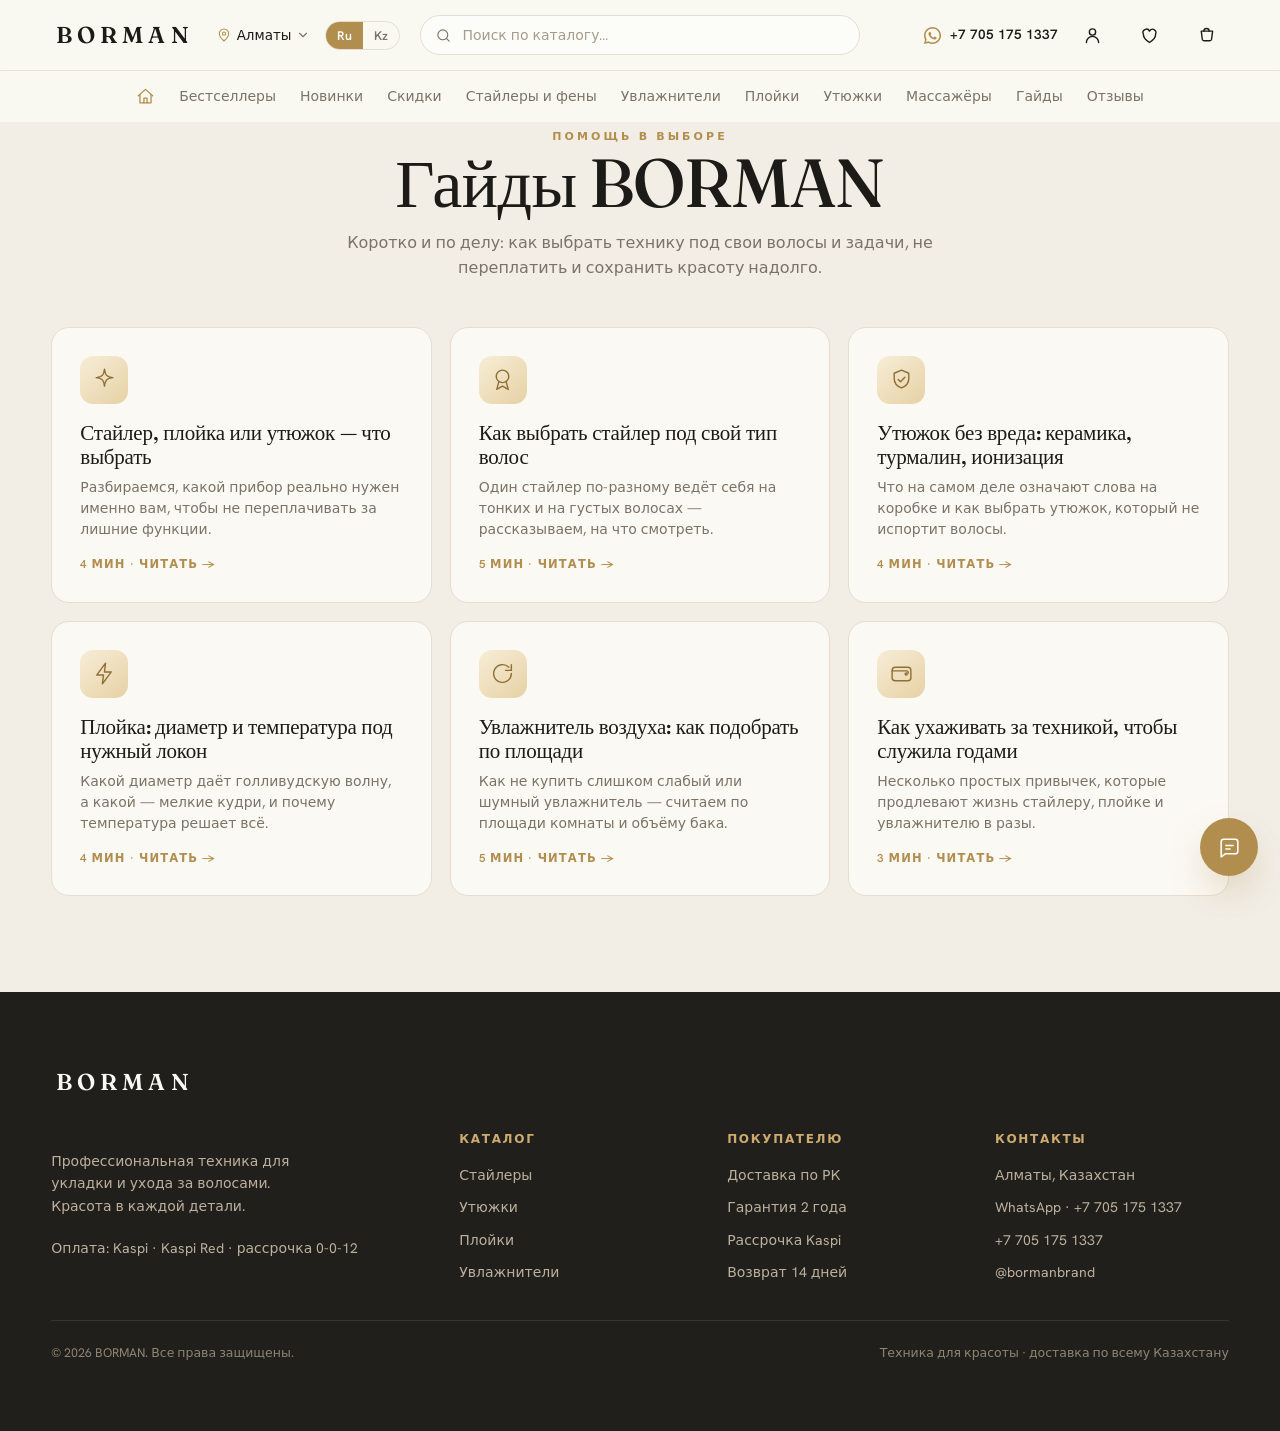
<file: guides.html>
<!DOCTYPE html>
<html lang="ru">
<head>
<meta charset="UTF-8">
<meta name="viewport" content="width=device-width, initial-scale=1">
<title>Гайды по выбору техники — BORMAN</title>
<meta name="description" content="Полезные гайды BORMAN: как выбрать стайлер, утюжок, плойку или увлажнитель, как ухаживать за техникой и не навредить волосам.">
<meta name="robots" content="index,follow">
<meta name="theme-color" content="#211f1b">
<link rel="canonical" href="https://maybenexttimez.github.io/borman-shop/guides.html">
<meta property="og:type" content="website">
<meta property="og:title" content="Гайды по выбору техники — BORMAN">
<meta property="og:description" content="Как выбрать стайлер, утюжок, плойку и увлажнитель — экспертные гайды BORMAN.">
<meta property="og:image" content="https://maybenexttimez.github.io/borman-shop/assets/og-cover.jpg">
<meta property="og:image:type" content="image/jpeg">
<meta property="og:image:width" content="1200">
<meta property="og:image:height" content="630">
<meta name="twitter:card" content="summary_large_image">
<meta name="twitter:image" content="https://maybenexttimez.github.io/borman-shop/assets/og-cover.jpg">
<link rel="preconnect" href="https://fonts.googleapis.com"><link rel="preconnect" href="https://fonts.gstatic.com" crossorigin>
<link href="https://fonts.googleapis.com/css2?family=Fraunces:ital,opsz,wght@0,9..144,400;0,9..144,500;0,9..144,600;1,9..144,400&family=Hanken+Grotesk:wght@300;400;500;600;700&display=swap" rel="stylesheet">
<link rel="stylesheet" href="shop.css">
<style>
  .ghead{padding:128px 0 26px;text-align:center}
  .ghead h1{font-size:clamp(38px,5.5vw,68px)}
  .ghead p{color:var(--ink2);margin-top:12px;max-width:620px;margin-left:auto;margin-right:auto}
  .gwrap{padding-bottom:40px}
  .gcrumb{font-size:13px;color:var(--ink2);margin-bottom:22px}.gcrumb a:hover{color:var(--gold)}
  .gart-cta{background:var(--char);color:var(--paper);border-radius:20px;padding:34px;text-align:center;margin-top:44px}
  .gart-cta h3{color:var(--paper);font-size:26px;margin-bottom:8px}
  .gart-cta p{color:#cfc4b2;margin-bottom:18px}
  @media(max-width:960px){.ghead{padding-top:104px}}
</style>
</head>
<body>
<script>window.__BASE__='';</script>
<div class="gwrap"><div class="wrap" style="padding-top:0">
  <div id="glist" style="display:none">
    <div class="ghead"><div class="eyebrow rv">Помощь в выборе</div><h1 class="rv" style="transition-delay:.05s">Гайды BORMAN</h1><p class="rv" style="transition-delay:.1s">Коротко и по делу: как выбрать технику под свои волосы и задачи, не переплатить и сохранить красоту надолго.</p></div>
    <div class="guides-grid" id="guides-grid" style="margin-top:20px"></div>
  </div>
  <div id="gsingle" style="display:none;padding-top:120px"></div>
</div></div>

<script src="shop.js"></script>
<script>
document.addEventListener('DOMContentLoaded',()=>{
  const slug=new URLSearchParams(location.search).get('g');
  const g=slug&&GUIDES.find(x=>x.slug===slug);
  if(g){
    document.title=g.title+' — BORMAN';
    const md=document.querySelector('meta[name=description]'); if(md) md.content=g.excerpt;
    const el=document.getElementById('gsingle'); el.style.display='block';
    el.innerHTML=`<article class="gart">
      <div class="gcrumb"><a href="index.html">Главная</a> / <a href="guides.html">Гайды</a> / ${g.title}</div>
      <div class="eyebrow rv">Гайд · ${g.readmin} мин</div>
      <h1 class="rv" style="font-size:clamp(30px,4.5vw,50px);margin:10px 0">${g.title}</h1>
      <p class="lead rv">${g.intro}</p>
      ${g.sections.map(s=>`<div class="gsec rv"><h2>${s.h}</h2><p>${s.body}</p></div>`).join('')}
      <div class="tip rv"><b>Совет</b>${g.tip}</div>
      <div class="gart-cta rv"><h3>Готовы выбрать?</h3><p>Подберите модель в каталоге — с рассрочкой Kaspi 0-0-12 и гарантией 2 года.</p><a href="catalog.html" class="btn gold">В каталог</a></div>
    </article>`;
    const ld=document.createElement('script');ld.type='application/ld+json';
    ld.textContent=JSON.stringify({"@context":"https://schema.org","@type":"Article","headline":g.title,"description":g.excerpt,"author":{"@type":"Organization","name":"BORMAN"},"publisher":{"@type":"Organization","name":"BORMAN"}});
    document.head.appendChild(ld);
  } else {
    document.getElementById('glist').style.display='block';
    renderGuideCards('#guides-grid');
  }
  revealScan();
  if(window.applyLang)applyLang(localStorage.getItem('borman_lang')||'ru');
});
</script>
</body>
</html>
</file>
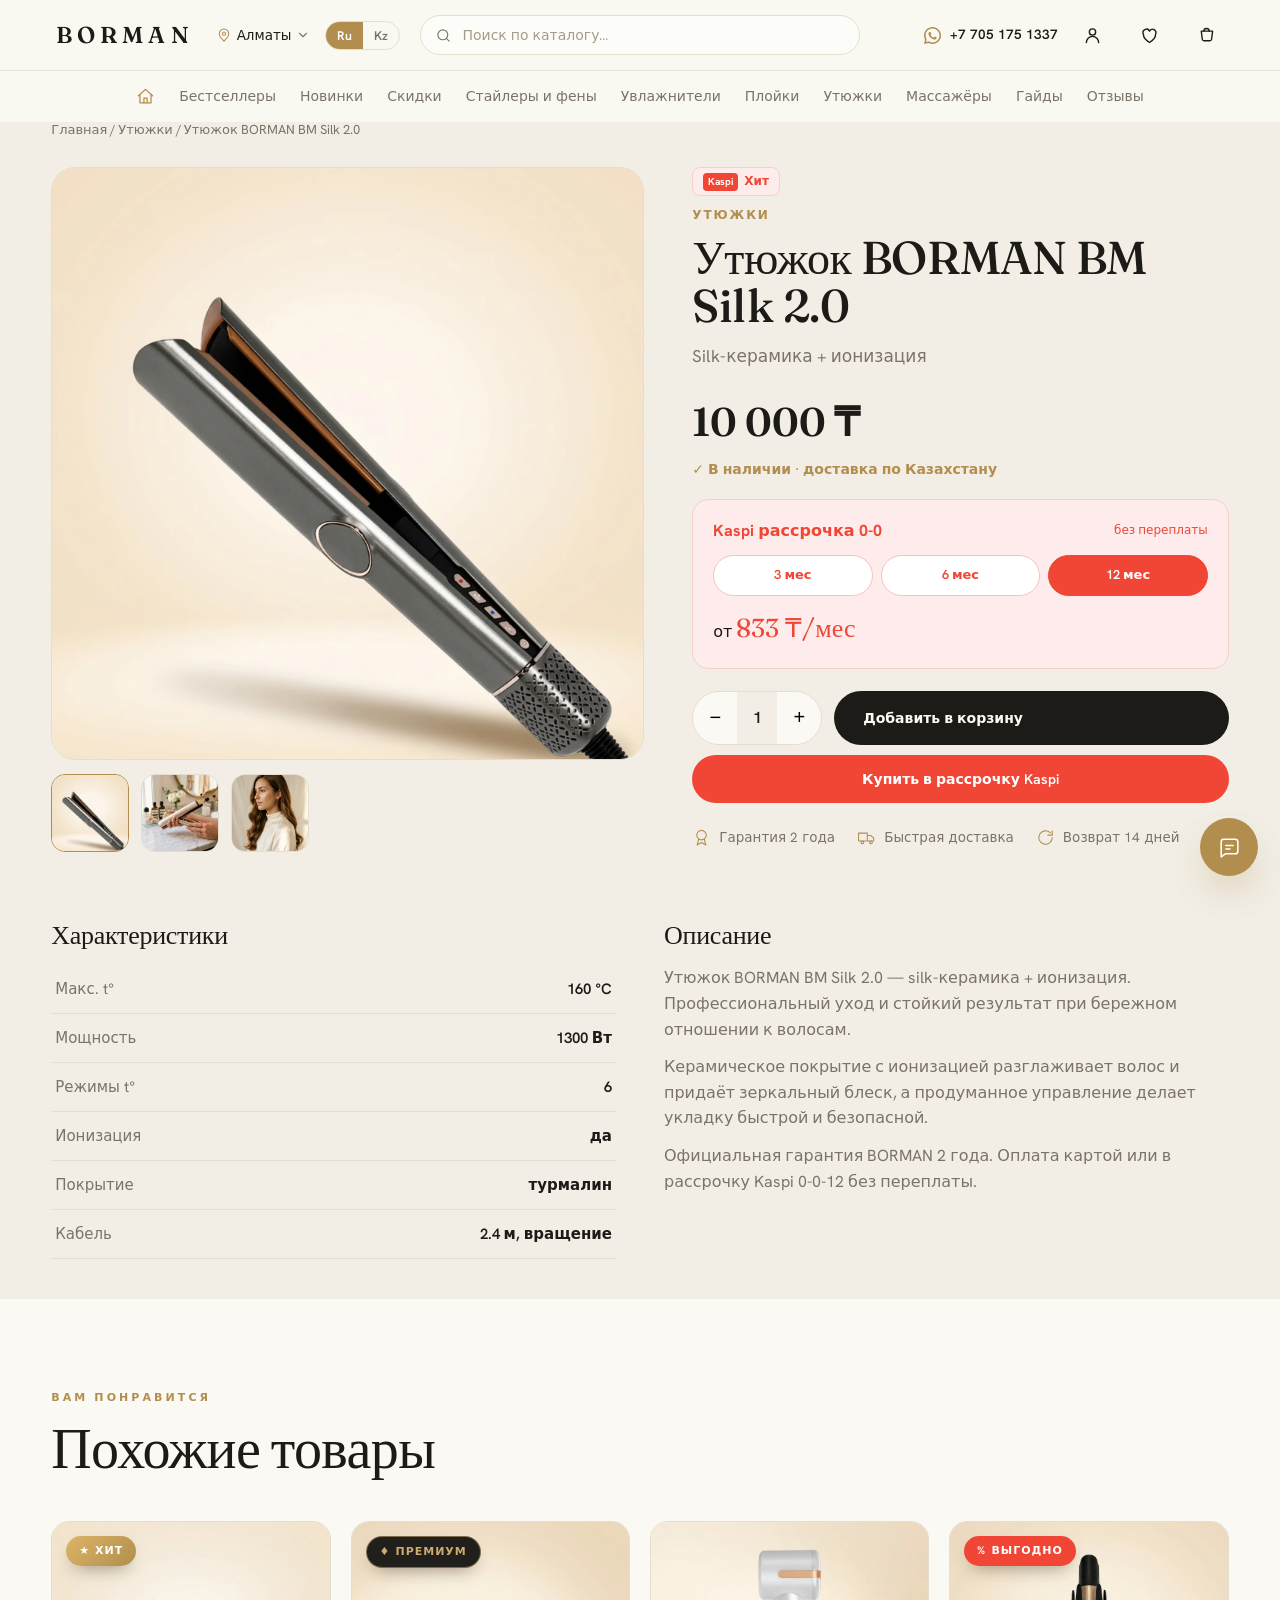
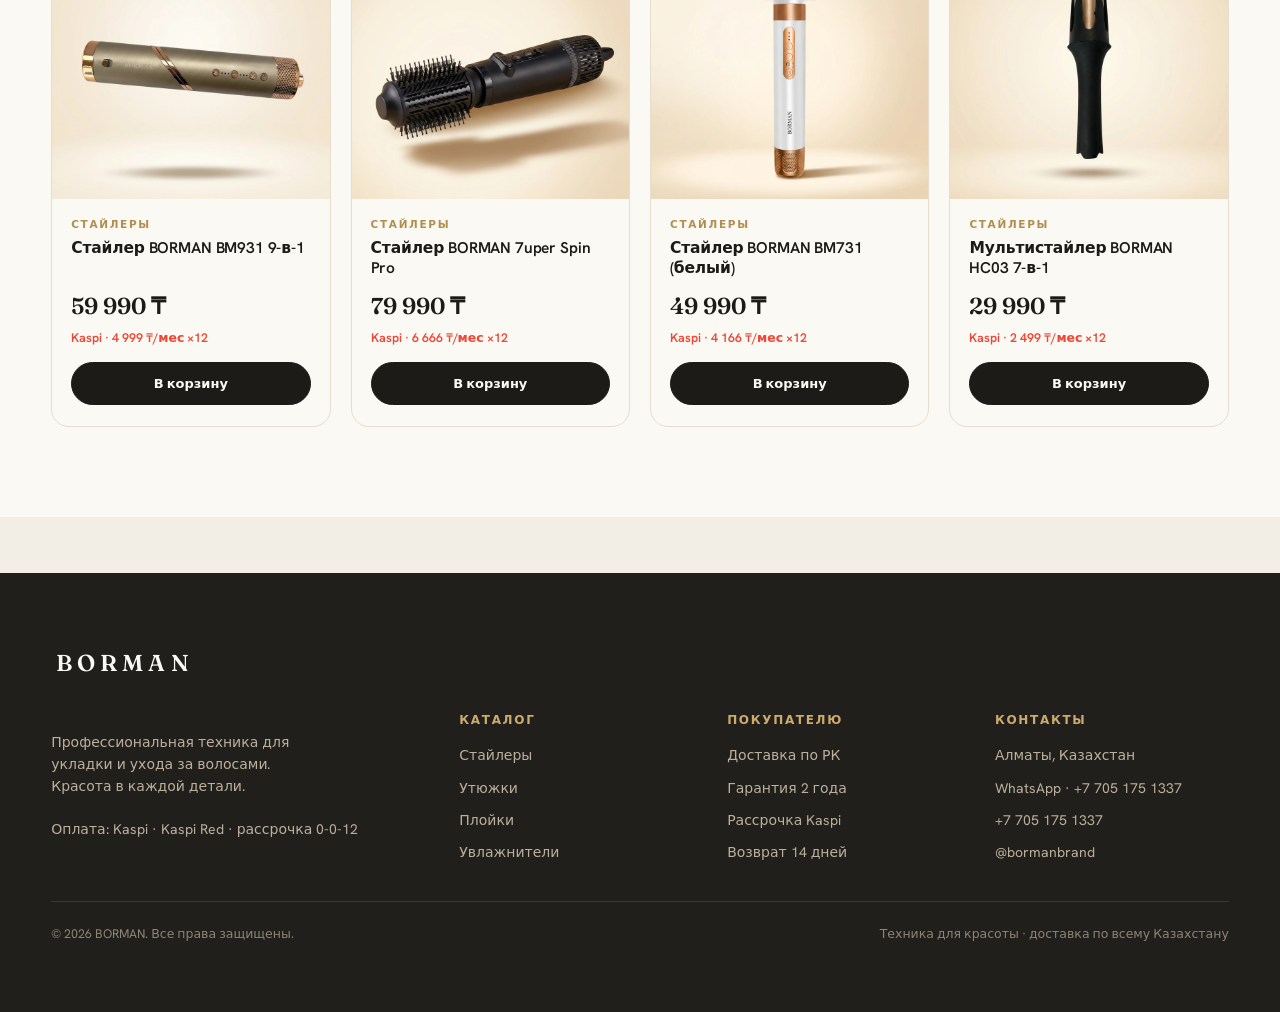
<file: product.html>
<!DOCTYPE html>
<html lang="ru">
<head>
<meta charset="UTF-8">
<meta name="viewport" content="width=device-width, initial-scale=1">
<title>Товар — BORMAN</title>
<meta name="description" content="Техника BORMAN с гарантией 2 года и рассрочкой Kaspi 0-0-12. Доставка по всему Казахстану.">
<meta name="robots" content="index,follow">
<meta name="theme-color" content="#211f1b">
<meta property="og:type" content="product">
<meta property="og:title" content="BORMAN">
<meta property="og:image" content="https://maybenexttimez.github.io/borman-shop/assets/og-cover.jpg">
<meta property="og:image:type" content="image/jpeg">
<meta property="og:image:width" content="1200">
<meta property="og:image:height" content="630">
<meta name="twitter:card" content="summary_large_image">
<meta name="twitter:image" content="https://maybenexttimez.github.io/borman-shop/assets/og-cover.jpg">
<link rel="preconnect" href="https://fonts.googleapis.com"><link rel="preconnect" href="https://fonts.gstatic.com" crossorigin>
<link href="https://fonts.googleapis.com/css2?family=Fraunces:ital,opsz,wght@0,9..144,400;0,9..144,500;0,9..144,600;1,9..144,400&family=Hanken+Grotesk:wght@300;400;500;600;700&display=swap" rel="stylesheet">
<link rel="stylesheet" href="shop.css">
<style>
  .pp{padding:120px 0 40px}
  .crumb{font-size:13px;color:var(--ink2);margin-bottom:26px}.crumb a:hover{color:var(--gold)}
  .pgrid{display:grid;grid-template-columns:1.05fr .95fr;gap:48px;align-items:start}
  .gal .main{aspect-ratio:1;background:linear-gradient(160deg,#faf4e8,#efe6d3);border:1px solid var(--line);border-radius:24px;overflow:hidden}
  .gal .main img{width:100%;height:100%;object-fit:cover}
  .gal .thumbs{display:flex;gap:12px;margin-top:14px}
  .gal .thumbs .t{width:78px;height:78px;border:1px solid var(--line);border-radius:14px;overflow:hidden;cursor:pointer;background:var(--soft);transition:.3s}
  .gal .thumbs .t.on,.gal .thumbs .t:hover{border-color:var(--gold)}
  .gal .thumbs .t img{width:100%;height:100%;object-fit:cover}
  .pinfo .cat{font-size:12px;letter-spacing:.16em;text-transform:uppercase;color:var(--gold);font-weight:600}
  .pinfo h1{font-size:clamp(30px,4vw,46px);margin:8px 0 12px}
  .pinfo .feat{color:var(--ink2);font-size:17px}
  .pinfo .price{font-family:var(--disp);font-size:40px;font-weight:600;margin:20px 0 4px}
  /* kaspi installment */
  .kbox{background:#fdeceb;border:1px solid #f7cfcb;border-radius:16px;padding:18px 20px;margin:18px 0}
  .kbox .kh{display:flex;justify-content:space-between;align-items:center}
  .kbox .kh b{color:var(--kaspi);font-weight:700}
  .ktabs{display:flex;gap:8px;margin:12px 0}
  .ktab{flex:1;padding:9px;border-radius:100px;border:1px solid #f2c4bf;background:#fff;color:var(--kaspi);font-weight:600;font-size:13px;cursor:pointer;text-align:center;transition:.25s;font-family:var(--body)}
  .ktab.on{background:var(--kaspi);color:#fff;border-color:var(--kaspi)}
  .kbox .perm{font-family:var(--disp);font-size:26px;color:var(--kaspi)}
  .buy{display:flex;gap:12px;margin-top:22px;align-items:stretch}
  .qtybox{display:flex;align-items:center;border:1px solid var(--line);border-radius:100px;overflow:hidden}
  .qtybox button{width:44px;height:52px;border:0;background:var(--paper);font-size:20px;cursor:pointer}
  .qtybox span{width:40px;text-align:center;font-weight:600}
  .buy .btn{flex:1}
  .pmini{display:flex;gap:22px;margin-top:24px;flex-wrap:wrap;color:var(--ink2);font-size:13.5px}
  .pmini span{display:flex;align-items:center;gap:8px}.pmini svg{width:19px;height:19px;color:var(--gold)}
  .pdetail{display:grid;grid-template-columns:1fr 1fr;gap:48px;margin-top:70px}
  .specs-t{width:100%;border-collapse:collapse}
  .specs-t td{padding:12px 4px;border-bottom:1px solid var(--line);font-size:15px}
  .specs-t td:first-child{color:var(--ink2)}.specs-t td:last-child{text-align:right;font-weight:600}
  .pdetail h3{font-size:26px;margin-bottom:16px}
  .pdetail .desc p{color:var(--ink2);margin-bottom:12px}
  @media(max-width:900px){.pgrid{grid-template-columns:1fr;gap:28px}.pdetail{grid-template-columns:1fr;gap:30px}.pp{padding:100px 0 84px}.buybar{display:flex}}
</style>
</head>
<body>
<script>window.__BASE__='';</script>
<div class="pp"><div class="wrap">
  <div class="crumb" id="crumb"></div>
  <div class="pgrid" id="pgrid"></div>
  <div class="pdetail" id="pdetail"></div>
</div></div>
<section style="background:var(--paper)"><div class="wrap">
  <div class="sec-head rv"><div class="eyebrow">Вам понравится</div><h2>Похожие товары</h2></div>
  <div class="grid" id="rel-grid"></div>
</div></section>

<div class="buybar" id="buybar"></div>

<script src="shop.js"></script>
<script>
document.addEventListener('DOMContentLoaded',()=>{
  const id=+(new URLSearchParams(location.search).get('id')||16);
  const p=PRODUCTS.find(x=>x.id===id)||PRODUCTS[0];
  document.title=p.name+' — BORMAN';
  // SEO: description + Product structured data
  const IMGABS='https://maybenexttimez.github.io/borman-shop/assets/'+p.img+'.webp';
  const md=document.querySelector('meta[name=description]'); if(md) md.content=p.name+' — '+p.feat+'. Цена '+fmt(p.price)+', рассрочка Kaspi 0-0-12, гарантия 2 года. Доставка по Казахстану.';
  document.querySelector('meta[property="og:title"]')?.setAttribute('content',p.name+' — BORMAN');
  const ld=document.createElement('script');ld.type='application/ld+json';
  ld.textContent=JSON.stringify({"@context":"https://schema.org","@type":"Product",name:p.name,image:IMGABS,description:p.name+' — '+p.feat,brand:{"@type":"Brand",name:"BORMAN"},category:CATS[p.cat],offers:{"@type":"Offer",price:p.price,priceCurrency:"KZT",availability:"https://schema.org/InStock",url:location.href}});
  document.head.appendChild(ld);
  document.getElementById('crumb').innerHTML=`<a href="index.html">Главная</a> / <a href="catalog.html?cat=${p.cat}">${CATS[p.cat]}</a> / ${p.name}`;
  const thumbs=[`assets/${p.img}.webp`,'assets/life_hands.webp','assets/life_editorial.webp'];
  document.getElementById('pgrid').innerHTML=`
   <div class="gal rv">
     <div class="main"><img id="mainimg" src="assets/${p.img}.webp" alt="${p.name}"></div>
     <div class="thumbs">${thumbs.map((t,i)=>`<div class="t ${i?'':'on'}" onclick="document.getElementById('mainimg').src='${t}';document.querySelectorAll('.gal .t').forEach(e=>e.classList.remove('on'));this.classList.add('on')"><img src="${t}" alt=""></div>`).join('')}</div>
   </div>
   <div class="pinfo rv" style="transition-delay:.06s">
     ${p.tag?`<span class="kaspi" style="margin-bottom:10px">${p.tag}</span>`:''}
     <div class="cat">${CATS[p.cat]}</div>
     <h1>${p.name}</h1>
     <p class="feat">${p.feat}</p>
     <div class="price">${fmt(p.price)}</div>
     <div style="color:var(--gold);font-weight:600;font-size:14px">✓ В наличии · доставка по Казахстану</div>
     <div class="kbox">
       <div class="kh"><b>Kaspi рассрочка 0-0</b><span style="font-size:12px;color:var(--kaspi)">без переплаты</span></div>
       <div class="ktabs" id="ktabs">
         <div class="ktab" data-m="3">3 мес</div><div class="ktab" data-m="6">6 мес</div><div class="ktab on" data-m="12">12 мес</div>
       </div>
       <div>от <span class="perm" id="perm">${perMonth(p.price,12)}</span></div>
     </div>
     <div class="buy">
       <div class="qtybox"><button onclick="chgq(-1)">−</button><span id="q">1</span><button onclick="chgq(1)">+</button></div>
       <button class="btn fill" onclick="addToCart(${p.id},+document.getElementById('q').textContent)">Добавить в корзину</button>
     </div>
     <button class="btn gold block" style="margin-top:10px;background:var(--kaspi)" onclick="addToCart(${p.id},+document.getElementById('q').textContent)">Купить в рассрочку Kaspi</button>
     <div class="pmini"><span>${ICONS.medal} Гарантия 2 года</span><span>${ICONS.truck} Быстрая доставка</span><span>${ICONS.refresh} Возврат 14 дней</span></div>
   </div>`;
  // qty + kaspi tabs
  window.chgq=d=>{const el=document.getElementById('q');el.textContent=Math.max(1,+el.textContent+d)};
  document.querySelectorAll('.ktab').forEach(t=>t.onclick=()=>{document.querySelectorAll('.ktab').forEach(x=>x.classList.remove('on'));t.classList.add('on');document.getElementById('perm').textContent=perMonth(p.price,+t.dataset.m)});
  // detail
  document.getElementById('pdetail').innerHTML=`
   <div class="rv"><h3>Характеристики</h3><table class="specs-t">${p.specs.map(s=>`<tr><td>${s[0]}</td><td>${s[1]}</td></tr>`).join('')}</table></div>
   <div class="desc rv" style="transition-delay:.06s"><h3>Описание</h3><p>${p.name} — ${p.feat.toLowerCase()}. Профессиональный уход и стойкий результат при бережном отношении к волосам.</p><p>Керамическое покрытие с ионизацией разглаживает волос и придаёт зеркальный блеск, а продуманное управление делает укладку быстрой и безопасной.</p><p>Официальная гарантия BORMAN 2 года. Оплата картой или в рассрочку Kaspi 0-0-12 без переплаты.</p></div>`;
  // related
  const rel=PRODUCTS.filter(x=>x.cat===p.cat&&x.id!==p.id).concat(PRODUCTS.filter(x=>x.cat!==p.cat)).slice(0,4);
  renderGrid('#rel-grid',rel);
  // sticky buy-bar (mobile)
  document.getElementById('buybar').innerHTML=`<div class="bp"><div class="pr">${fmt(p.price)}</div><div class="km">Kaspi · ${perMonth(p.price)} ×12</div></div><button class="btn kaspibtn" onclick="addToCart(${p.id},1)">В корзину</button>`;
  const buyEl=document.querySelector('.buy');
  if(buyEl){new IntersectionObserver(es=>{const e=es[0];document.getElementById('buybar').classList.toggle('show',!e.isIntersecting&&e.boundingClientRect.top<0)},{threshold:0}).observe(buyEl);}
  revealScan();
  if(window.applyLang)applyLang(localStorage.getItem('borman_lang')||'ru');
});
</script>
</body>
</html>
</file>
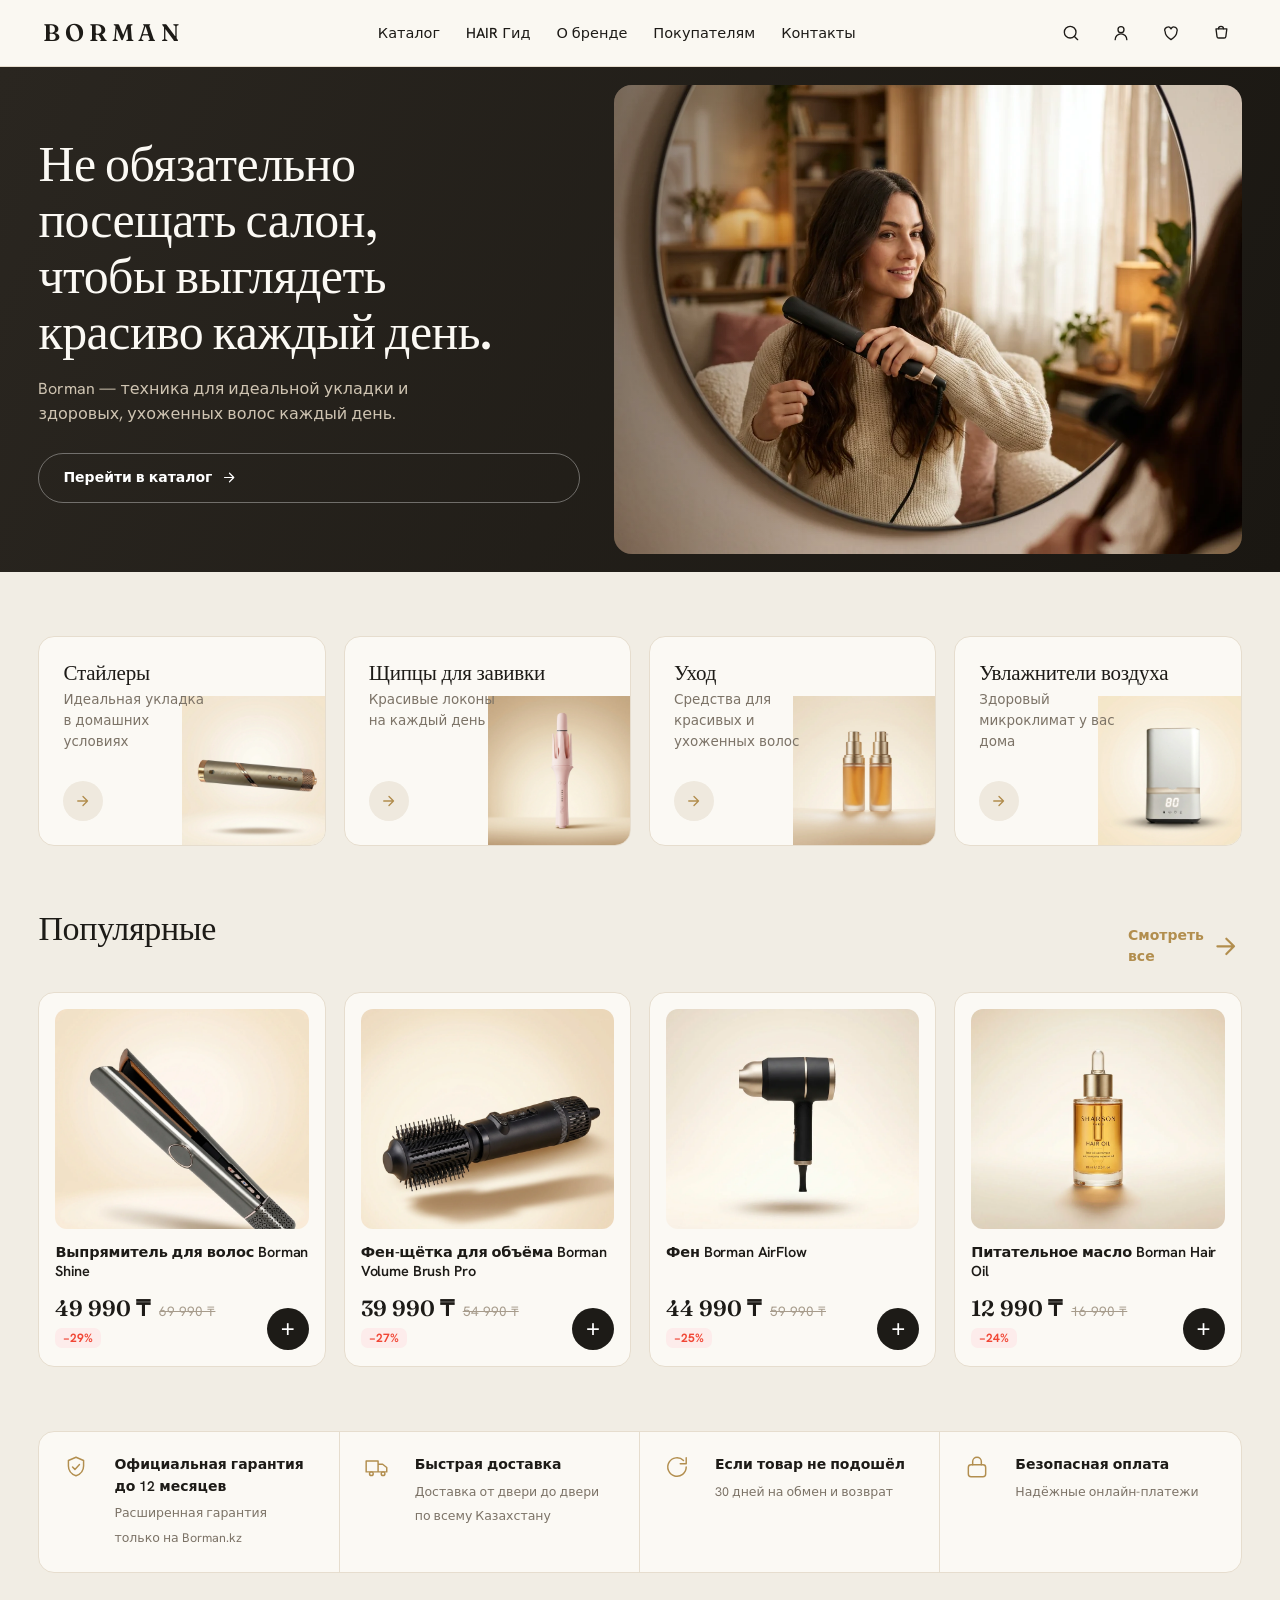
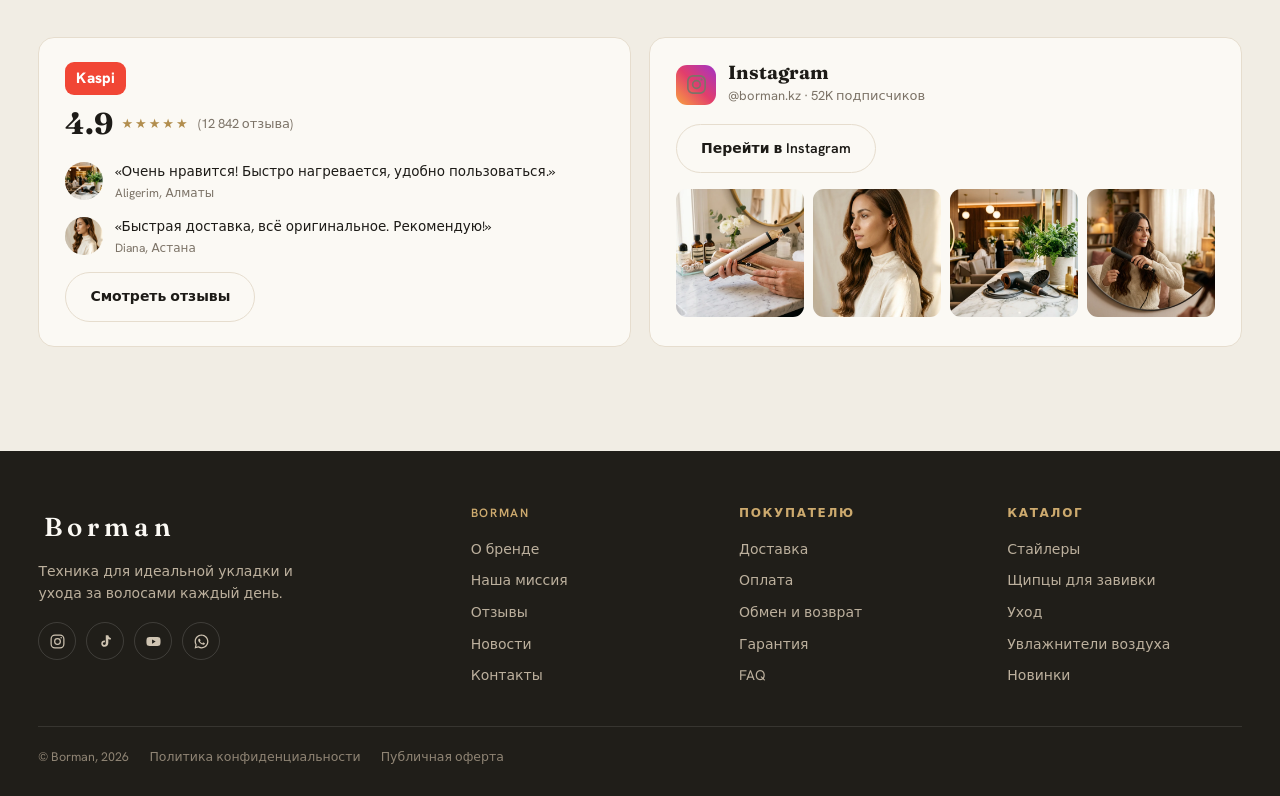
<file: v2.html>
<!DOCTYPE html>
<html lang="ru">
<head>
<meta charset="UTF-8">
<meta name="viewport" content="width=device-width, initial-scale=1">
<title>BORMAN — техника для красоты и укладки волос · Алматы</title>
<meta name="description" content="BORMAN — техника для идеальной укладки и ухода за волосами: стайлеры, щипцы, фены, уход, увлажнители. Официальная гарантия, доставка по Казахстану, рассрочка Kaspi.">
<meta name="keywords" content="стайлер, выпрямитель для волос, фен, щипцы для завивки, уход за волосами, увлажнитель воздуха, BORMAN, Алматы, Казахстан">
<meta name="robots" content="index,follow">
<meta name="theme-color" content="#211f1b">
<link rel="canonical" href="https://maybenexttimez.github.io/borman-shop/v2.html">
<meta property="og:type" content="website">
<meta property="og:site_name" content="BORMAN">
<meta property="og:title" content="BORMAN — техника для красоты и укладки волос">
<meta property="og:description" content="Идеальная укладка и здоровые волосы каждый день. Гарантия, доставка по Казахстану, рассрочка Kaspi.">
<meta property="og:url" content="https://maybenexttimez.github.io/borman-shop/v2.html">
<meta property="og:image" content="https://maybenexttimez.github.io/borman-shop/assets/og-cover.jpg">
<meta property="og:image:type" content="image/jpeg">
<meta property="og:image:width" content="1200"><meta property="og:image:height" content="630">
<meta property="og:locale" content="ru_RU">
<meta name="twitter:card" content="summary_large_image">
<meta name="twitter:image" content="https://maybenexttimez.github.io/borman-shop/assets/og-cover.jpg">
<link rel="preconnect" href="https://fonts.googleapis.com"><link rel="preconnect" href="https://fonts.gstatic.com" crossorigin>
<link href="https://fonts.googleapis.com/css2?family=Fraunces:ital,opsz,wght@0,9..144,400;0,9..144,500;0,9..144,600;1,9..144,400&family=Hanken+Grotesk:wght@300;400;500;600;700&display=swap" rel="stylesheet">
<script type="application/ld+json">
{"@context":"https://schema.org","@type":"Store","name":"BORMAN","description":"Техника для красоты и укладки волос: стайлеры, щипцы, фены, уход, увлажнители.","image":"https://maybenexttimez.github.io/borman-shop/assets/og-cover.jpg","url":"https://maybenexttimez.github.io/borman-shop/v2.html","telephone":"+77051751337","priceRange":"₸₸","address":{"@type":"PostalAddress","addressLocality":"Алматы","addressCountry":"KZ"},"areaServed":"KZ","aggregateRating":{"@type":"AggregateRating","ratingValue":"4.9","reviewCount":"12842"}}
</script>
<style>
  :root{--cream:#f1ede4;--paper:#fbf9f4;--soft:#efe9de;--ink:#1d1b17;--char:#201e19;--char2:#2a2721;--ink2:#7c7367;--mut:#a79c8c;--gold:#b28e4e;--gold-l:#cdaa6e;--gold-s:#e7d9bf;--line:#e6ddce;--line-d:rgba(255,255,255,.1);--kaspi:#f14635;--disp:'Fraunces',Georgia,serif;--body:'Hanken Grotesk',system-ui,sans-serif;--r:16px;--ease:cubic-bezier(.2,.7,.2,1)}
  *{margin:0;padding:0;box-sizing:border-box}
  html{scroll-behavior:smooth}
  body{background:var(--cream);color:var(--ink);font-family:var(--body);line-height:1.55;-webkit-font-smoothing:antialiased;overflow-x:hidden}
  a{color:inherit;text-decoration:none}img{display:block;max-width:100%}
  h1,h2,h3,h4{font-family:var(--disp);font-weight:500;line-height:1.08;letter-spacing:-.01em}
  .wrap{width:94%;max-width:1240px;margin:0 auto}
  .btn{display:inline-flex;align-items:center;gap:9px;font-weight:600;font-size:14px;padding:13px 24px;border-radius:100px;cursor:pointer;border:1px solid transparent;font-family:var(--body);transition:.3s var(--ease)}
  .btn svg{width:17px;height:17px}
  .btn.line-d{background:transparent;border-color:rgba(255,255,255,.35);color:#fff}.btn.line-d:hover{background:#fff;color:var(--ink)}
  .btn.out{background:transparent;border-color:var(--line);color:var(--ink)}.btn.out:hover{border-color:var(--ink)}
  .btn.gold{background:var(--gold);color:#fff}.btn.gold:hover{background:var(--gold-l)}
  /* header */
  header{position:sticky;top:0;z-index:50;background:rgba(251,249,244,.92);backdrop-filter:blur(12px);border-bottom:1px solid var(--line)}
  .hd{display:flex;align-items:center;gap:30px;height:66px}
  .logo{font-family:var(--disp);font-weight:600;font-size:24px;letter-spacing:.2em;padding-left:.2em}
  nav.main{display:flex;gap:26px;font-size:14.5px;font-weight:500;margin:0 auto}
  nav.main a{color:var(--ink);position:relative;padding:4px 0}
  nav.main a::after{content:"";position:absolute;left:0;bottom:0;height:1.5px;width:0;background:var(--gold);transition:.3s}
  nav.main a:hover::after{width:100%}
  .hd-ic{display:flex;align-items:center;gap:8px}
  .ic{width:42px;height:42px;border-radius:50%;border:0;background:none;cursor:pointer;color:var(--ink);display:inline-flex;align-items:center;justify-content:center;position:relative;transition:.25s}
  .ic:hover{background:var(--soft);color:var(--gold)}
  .ic svg{width:20px;height:20px}
  .cart-b{position:absolute;top:2px;right:2px;min-width:17px;height:17px;background:var(--gold);color:#fff;border-radius:100px;font-size:10px;font-weight:700;display:none;align-items:center;justify-content:center;padding:0 4px}
  .burger{display:none;flex-direction:column;gap:5px;background:none;border:0;cursor:pointer;padding:4px}
  .burger span{width:23px;height:2px;background:var(--ink);border-radius:2px}
  /* hero */
  .hero{background:linear-gradient(115deg,#2a2620,#1a1712)}
  .hero .in{display:grid;grid-template-columns:1fr 1.12fr;align-items:stretch;min-height:clamp(400px,52vh,560px)}
  .hero .ht{padding:clamp(34px,4vw,58px) clamp(20px,2vw,44px) clamp(34px,4vw,58px) 0;display:flex;flex-direction:column;justify-content:center}
  .hero h1{color:var(--paper);font-size:clamp(30px,3.9vw,52px);line-height:1.12}
  .hero p{color:#cfc4b2;margin:18px 0 26px;max-width:420px;font-size:16px}
  .hero .hi{position:relative;border-radius:18px;overflow:hidden;background:#141009;margin:18px 0 18px 8px}
  .hero .hi img{width:100%;height:100%;object-fit:cover;min-height:320px}
  .hero .hi::after{content:"";position:absolute;inset:0;background:linear-gradient(100deg,rgba(20,14,7,.35),transparent 42%)}
  /* categories */
  section{padding:clamp(40px,5vw,70px) 0}
  .cats{display:grid;grid-template-columns:repeat(4,1fr);gap:18px}
  .ccard{position:relative;background:var(--paper);border:1px solid var(--line);border-radius:var(--r);padding:24px;min-height:210px;display:flex;flex-direction:column;overflow:hidden;transition:.35s var(--ease)}
  .ccard:hover{transform:translateY(-4px);box-shadow:0 22px 46px -30px rgba(60,45,20,.45);border-color:var(--gold-s)}
  .ccard h3{font-size:21px;margin-bottom:6px}
  .ccard p{color:var(--ink2);font-size:13.5px;max-width:60%;position:relative;z-index:2}
  .ccard .cimg{position:absolute;right:-6px;bottom:0;width:52%;height:74%;pointer-events:none}
  .ccard .cimg img{width:100%;height:100%;object-fit:contain;object-position:right bottom}
  .ccard .go{margin-top:auto;width:40px;height:40px;border-radius:50%;background:var(--soft);color:var(--gold);display:flex;align-items:center;justify-content:center;position:relative;z-index:2;transition:.3s}
  .ccard:hover .go{background:var(--gold);color:#fff}
  .ccard .go svg{width:18px;height:18px}
  /* popular */
  .sec-top{display:flex;justify-content:space-between;align-items:baseline;margin-bottom:24px}
  .sec-top h2{font-size:clamp(24px,3vw,34px)}
  .sec-top a{color:var(--gold);font-weight:600;font-size:14px;display:inline-flex;align-items:center;gap:7px}
  .prods{display:grid;grid-template-columns:repeat(4,1fr);gap:18px}
  .pcard{background:var(--paper);border:1px solid var(--line);border-radius:var(--r);padding:16px;display:flex;flex-direction:column;transition:.35s var(--ease);position:relative}
  .pcard:hover{transform:translateY(-4px);box-shadow:0 22px 46px -30px rgba(60,45,20,.45);border-color:var(--gold-s)}
  .pcard .ph{aspect-ratio:1.15;background:linear-gradient(160deg,#faf4e8,#efe6d3);border-radius:12px;overflow:hidden;margin-bottom:14px}
  .pcard .ph img{width:100%;height:100%;object-fit:cover}
  .pcard h3{font-family:var(--body);font-weight:600;font-size:14.5px;line-height:1.3;flex:1}
  .pcard .pr{display:flex;align-items:baseline;gap:9px;margin-top:10px;flex-wrap:wrap}
  .pcard .pr b{font-family:var(--disp);font-size:22px;font-weight:600;font-variant-numeric:tabular-nums}
  .pcard .pr s{color:var(--mut);font-size:13.5px}
  .pcard .disc{background:#fdeceb;color:var(--kaspi);font-weight:700;font-size:12px;padding:2px 8px;border-radius:7px}
  .pcard .add{position:absolute;right:16px;bottom:16px;width:42px;height:42px;border-radius:50%;background:var(--ink);color:#fff;border:0;cursor:pointer;font-size:24px;display:flex;align-items:center;justify-content:center;line-height:1;transition:.3s}
  .pcard .add:hover{background:var(--gold);transform:scale(1.06)}
  .pcard .foot{display:flex;justify-content:space-between;align-items:flex-end;gap:10px}
  .pcard .foot>div{flex:1}
  /* trust */
  .trust{background:var(--paper);border:1px solid var(--line);border-radius:var(--r)}
  .trust .in{display:grid;grid-template-columns:repeat(4,1fr)}
  .trust .t{display:flex;gap:13px;align-items:flex-start;padding:22px 24px;border-right:1px solid var(--line)}
  .trust .t:last-child{border-right:0}
  .trust .t .i{width:38px;height:38px;flex:none;color:var(--gold)}
  .trust .t .i svg{width:26px;height:26px}
  .trust .t b{font-family:var(--body);font-weight:600;font-size:14px;display:block;margin-bottom:3px}
  .trust .t small{color:var(--ink2);font-size:12.5px;line-height:1.4}
  /* social proof: kaspi + instagram */
  .sp{display:grid;grid-template-columns:1fr 1fr;gap:18px}
  .sp .box{background:var(--paper);border:1px solid var(--line);border-radius:var(--r);padding:24px 26px}
  .kb-h{display:flex;align-items:center;gap:12px;margin-bottom:6px}
  .kaspi-logo{background:var(--kaspi);color:#fff;font-weight:800;font-size:15px;padding:5px 11px;border-radius:9px;letter-spacing:.01em}
  .kb-rate{display:flex;align-items:center;gap:8px;margin-bottom:14px}
  .kb-rate b{font-family:var(--disp);font-size:30px}
  .kb-rate .st{color:var(--gold);letter-spacing:2px}
  .kb-rate span{color:var(--ink2);font-size:13px}
  .kb-rev{display:flex;gap:12px;margin-bottom:14px}
  .kb-rev .av{width:38px;height:38px;border-radius:50%;flex:none;object-fit:cover;background:var(--soft)}
  .kb-rev p{font-size:13.5px;line-height:1.45}
  .kb-rev cite{display:block;color:var(--ink2);font-size:12px;font-style:normal;margin-top:3px}
  .ig-h{display:flex;align-items:center;gap:12px;margin-bottom:16px}
  .ig-logo{width:40px;height:40px;border-radius:11px;background:linear-gradient(45deg,#f9a03f,#e23e6c,#a233c6);color:#fff;display:flex;align-items:center;justify-content:center}
  .ig-logo svg{width:23px;height:23px}
  .ig-h b{font-family:var(--disp);font-size:19px;display:block;line-height:1.1}
  .ig-h span{color:var(--ink2);font-size:13px}
  .ig-ph{display:grid;grid-template-columns:repeat(4,1fr);gap:9px;margin-top:16px}
  .ig-ph a{aspect-ratio:1;border-radius:11px;overflow:hidden}
  .ig-ph img{width:100%;height:100%;object-fit:cover;transition:.5s var(--ease)}
  .ig-ph a:hover img{transform:scale(1.08)}
  /* footer */
  footer{background:var(--char);color:#bcb09d;padding:56px 0 30px;margin-top:40px}
  .fgrid{display:grid;grid-template-columns:1.7fr 1fr 1fr 1fr;gap:34px}
  footer .logo{color:var(--paper);font-size:26px}
  footer .fabout{margin:14px 0 18px;font-size:14px;max-width:280px}
  .fsoc{display:flex;gap:10px}
  .fsoc a{width:38px;height:38px;border-radius:50%;border:1px solid rgba(255,255,255,.14);display:flex;align-items:center;justify-content:center;color:#cfc4b2;transition:.25s}
  .fsoc a:hover{background:var(--gold);color:#fff;border-color:var(--gold)}
  .fsoc svg{width:17px;height:17px}
  footer h4{font-family:var(--body);font-size:12px;letter-spacing:.14em;text-transform:uppercase;color:var(--gold-l);margin-bottom:14px;font-weight:600}
  footer .fcol a{display:block;padding:5px 0;color:#bcb09d;font-size:14px}
  footer .fcol a:hover{color:#fff}
  .fbot{border-top:1px solid var(--line-d);margin-top:34px;padding-top:20px;display:flex;gap:8px 20px;font-size:12.5px;color:#8f8474;flex-wrap:wrap}
  .fbot a:hover{color:#fff}
  #toast{position:fixed;bottom:24px;left:50%;transform:translate(-50%,20px);background:#2a211a;color:#fbf7ee;padding:13px 24px;border-radius:100px;z-index:120;font-weight:600;font-size:14px;opacity:0;transition:.35s;box-shadow:0 18px 40px -16px rgba(0,0,0,.4);pointer-events:none}
  /* mobile menu */
  .mm{position:fixed;inset:0;z-index:60;background:var(--paper);transform:translateX(100%);transition:.4s var(--ease);display:flex;flex-direction:column;padding:20px 24px}
  .mm.open{transform:none}
  .mm .x{align-self:flex-end;font-size:30px;background:none;border:0;cursor:pointer;line-height:1}
  .mm a{font-family:var(--disp);font-size:26px;padding:14px 0;border-bottom:1px solid var(--line)}
  @media(max-width:980px){
    nav.main,.hd-ic .only-lg{display:none}.burger{display:flex}
    .hero .in{grid-template-columns:1fr}.hero .ht{padding:34px 0 8px;text-align:center;align-items:center}.hero p{margin-left:auto;margin-right:auto}
    .hero .hi{margin:8px 0 0;aspect-ratio:16/10}
    .cats,.prods{grid-template-columns:1fr 1fr}
    .trust .in{grid-template-columns:1fr 1fr}.trust .t:nth-child(2){border-right:0}.trust .t:nth-child(1),.trust .t:nth-child(2){border-bottom:1px solid var(--line)}
    .sp{grid-template-columns:1fr}
    .fgrid{grid-template-columns:1fr 1fr}
  }
  @media(max-width:560px){
    .hd{gap:14px}nav.main{display:none}
    .cats{grid-template-columns:1fr}.prods{grid-template-columns:1fr 1fr;gap:12px}
    .ccard{min-height:180px}.ccard p{max-width:64%}
    .pcard .ph{aspect-ratio:1}.pcard h3{font-size:13px}.pcard .pr b{font-size:19px}
    .ig-ph{grid-template-columns:repeat(4,1fr)}
    .fgrid{grid-template-columns:1fr 1fr}
    .hero h1{font-size:clamp(26px,7vw,34px)}
  }
</style>
</head>
<body>
<!-- HEADER -->
<header><div class="wrap hd">
  <a href="#" class="logo">BORMAN</a>
  <nav class="main"><a href="#cats">Каталог</a><a href="guides.html">HAIR Гид</a><a href="#brand">О бренде</a><a href="#trust">Покупателям</a><a href="#footer">Контакты</a></nav>
  <div class="hd-ic">
    <button class="ic only-lg" onclick="toast('Поиск скоро')" aria-label="Поиск"><svg viewBox="0 0 24 24" fill="none" stroke="currentColor" stroke-width="1.6" stroke-linecap="round"><circle cx="11" cy="11" r="7"/><path d="m20 20-3.6-3.6"/></svg></button>
    <button class="ic only-lg" onclick="toast('Личный кабинет скоро')" aria-label="Кабинет"><svg viewBox="0 0 24 24" fill="none" stroke="currentColor" stroke-width="1.6" stroke-linecap="round" stroke-linejoin="round"><circle cx="12" cy="8" r="3.6"/><path d="M5 20a7 7 0 0 1 14 0"/></svg></button>
    <button class="ic only-lg" onclick="toast('Избранное скоро')" aria-label="Избранное"><svg viewBox="0 0 24 24" fill="none" stroke="currentColor" stroke-width="1.6" stroke-linecap="round" stroke-linejoin="round"><path d="M12 20s-7-4.5-7-9.5A3.5 3.5 0 0 1 12 7a3.5 3.5 0 0 1 7 3.5c0 5-7 9.5-7 9.5Z"/></svg></button>
    <button class="ic" onclick="toast('Корзина — концепт')" aria-label="Корзина"><svg viewBox="0 0 24 24" fill="none" stroke="currentColor" stroke-width="1.6" stroke-linecap="round" stroke-linejoin="round"><path d="M6 7h13l-1.2 9.3a2 2 0 0 1-2 1.7H9.2a2 2 0 0 1-2-1.7L6 7Z"/><path d="M9 7a3 3 0 0 1 6 0"/></svg><span class="cart-b" id="cartb">0</span></button>
    <button class="burger" onclick="document.querySelector('.mm').classList.add('open')" aria-label="Меню"><span></span><span></span><span></span></button>
  </div>
</div></header>

<div class="mm">
  <button class="x" onclick="this.parentNode.classList.remove('open')" aria-label="Закрыть">×</button>
  <a href="#cats" onclick="closeMM()">Каталог</a><a href="guides.html">HAIR Гид</a><a href="#brand" onclick="closeMM()">О бренде</a><a href="#trust" onclick="closeMM()">Покупателям</a><a href="#footer" onclick="closeMM()">Контакты</a>
</div>

<!-- HERO -->
<section class="hero" style="padding:0"><div class="wrap in">
  <div class="ht">
    <h1>Не обязательно<br>посещать салон,<br>чтобы выглядеть<br>красиво каждый день.</h1>
    <p>Borman — техника для идеальной укладки и здоровых, ухоженных волос каждый день.</p>
    <a href="#cats" class="btn line-d">Перейти в каталог <svg viewBox="0 0 24 24" fill="none" stroke="currentColor" stroke-width="1.7" stroke-linecap="round" stroke-linejoin="round"><path d="M5 12h13M12 6l6 6-6 6"/></svg></a>
  </div>
  <div class="hi"><img src="assets/v2-hero.webp" alt="Укладка волос техникой BORMAN" onerror="this.src='assets/life_editorial.webp'"></div>
</div></section>

<!-- CATEGORIES -->
<section id="cats"><div class="wrap">
  <div class="cats">
    <a class="ccard" href="#pop"><h3>Стайлеры</h3><p>Идеальная укладка в домашних условиях</p><div class="cimg"><img src="assets/prod-13.webp" alt="Стайлеры"></div><div class="go"><svg viewBox="0 0 24 24" fill="none" stroke="currentColor" stroke-width="1.8" stroke-linecap="round" stroke-linejoin="round"><path d="M5 12h13M12 6l6 6-6 6"/></svg></div></a>
    <a class="ccard" href="#pop"><h3>Щипцы для завивки</h3><p>Красивые локоны на каждый день</p><div class="cimg"><img src="assets/prod-19.webp" alt="Щипцы для завивки"></div><div class="go"><svg viewBox="0 0 24 24" fill="none" stroke="currentColor" stroke-width="1.8" stroke-linecap="round" stroke-linejoin="round"><path d="M5 12h13M12 6l6 6-6 6"/></svg></div></a>
    <a class="ccard" href="#pop"><h3>Уход</h3><p>Средства для красивых и ухоженных волос</p><div class="cimg"><img src="assets/v2-care.webp" alt="Уход за волосами" onerror="this.src='assets/texture_silk.webp'"></div><div class="go"><svg viewBox="0 0 24 24" fill="none" stroke="currentColor" stroke-width="1.8" stroke-linecap="round" stroke-linejoin="round"><path d="M5 12h13M12 6l6 6-6 6"/></svg></div></a>
    <a class="ccard" href="#pop"><h3>Увлажнители воздуха</h3><p>Здоровый микроклимат у вас дома</p><div class="cimg"><img src="assets/prod-15.webp" alt="Увлажнители воздуха"></div><div class="go"><svg viewBox="0 0 24 24" fill="none" stroke="currentColor" stroke-width="1.8" stroke-linecap="round" stroke-linejoin="round"><path d="M5 12h13M12 6l6 6-6 6"/></svg></div></a>
  </div>
</div></section>

<!-- POPULAR -->
<section id="pop" style="padding-top:0"><div class="wrap">
  <div class="sec-top"><h2>Популярные</h2><a href="catalog.html">Смотреть все <svg viewBox="0 0 24 24" fill="none" stroke="currentColor" stroke-width="1.7" stroke-linecap="round" stroke-linejoin="round"><path d="M5 12h13M12 6l6 6-6 6"/></svg></a></div>
  <div class="prods">
    <div class="pcard"><div class="ph"><img src="assets/prod-16.webp" alt="Выпрямитель Borman Shine"></div><h3>Выпрямитель для волос Borman Shine</h3><div class="foot"><div><div class="pr"><b>49 990 ₸</b><s>69 990 ₸</s></div><span class="disc">−29%</span></div></div><button class="add" onclick="addCart()" aria-label="В корзину">+</button></div>
    <div class="pcard"><div class="ph"><img src="assets/prod-9.webp" alt="Фен-щётка Borman Volume Brush Pro"></div><h3>Фен-щётка для объёма Borman Volume Brush Pro</h3><div class="foot"><div><div class="pr"><b>39 990 ₸</b><s>54 990 ₸</s></div><span class="disc">−27%</span></div></div><button class="add" onclick="addCart()" aria-label="В корзину">+</button></div>
    <div class="pcard"><div class="ph"><img src="assets/v2-dryer.webp" alt="Фен Borman AirFlow" onerror="this.src='assets/prod-11.webp'"></div><h3>Фен Borman AirFlow</h3><div class="foot"><div><div class="pr"><b>44 990 ₸</b><s>59 990 ₸</s></div><span class="disc">−25%</span></div></div><button class="add" onclick="addCart()" aria-label="В корзину">+</button></div>
    <div class="pcard"><div class="ph"><img src="assets/v2-oil.webp" alt="Питательное масло Borman Hair Oil" onerror="this.src='assets/v2-care.webp'"></div><h3>Питательное масло Borman Hair Oil</h3><div class="foot"><div><div class="pr"><b>12 990 ₸</b><s>16 990 ₸</s></div><span class="disc">−24%</span></div></div><button class="add" onclick="addCart()" aria-label="В корзину">+</button></div>
  </div>
</div></section>

<!-- TRUST -->
<section id="trust" style="padding-top:0"><div class="wrap"><div class="trust"><div class="in">
  <div class="t"><span class="i"><svg viewBox="0 0 24 24" fill="none" stroke="currentColor" stroke-width="1.35" stroke-linecap="round" stroke-linejoin="round"><path d="M12 3l7 3v5c0 4.6-3 7.6-7 9.1-4-1.5-7-4.5-7-9.1V6l7-3Z"/><path d="m8.8 12 2.2 2.2 4.2-4.4"/></svg></span><div><b>Официальная гарантия до 12 месяцев</b><small>Расширенная гарантия только на Borman.kz</small></div></div>
  <div class="t"><span class="i"><svg viewBox="0 0 24 24" fill="none" stroke="currentColor" stroke-width="1.35" stroke-linecap="round" stroke-linejoin="round"><path d="M2 6.5h11v10H2zM13 9.5h4.2l3.8 3v4H13z"/><circle cx="6.8" cy="18.2" r="1.7"/><circle cx="17.6" cy="18.2" r="1.7"/></svg></span><div><b>Быстрая доставка</b><small>Доставка от двери до двери по всему Казахстану</small></div></div>
  <div class="t"><span class="i"><svg viewBox="0 0 24 24" fill="none" stroke="currentColor" stroke-width="1.35" stroke-linecap="round" stroke-linejoin="round"><path d="M20.5 12a8.5 8.5 0 1 1-2.5-6"/><path d="M20.5 3.5V9H15"/></svg></span><div><b>Если товар не подошёл</b><small>30 дней на обмен и возврат</small></div></div>
  <div class="t"><span class="i"><svg viewBox="0 0 24 24" fill="none" stroke="currentColor" stroke-width="1.35" stroke-linecap="round" stroke-linejoin="round"><rect x="4" y="10" width="16" height="11" rx="2.5"/><path d="M8 10V7a4 4 0 0 1 8 0v3"/></svg></span><div><b>Безопасная оплата</b><small>Надёжные онлайн-платежи</small></div></div>
</div></div></div></section>

<!-- SOCIAL PROOF -->
<section id="brand" style="padding-top:0"><div class="wrap"><div class="sp">
  <div class="box">
    <div class="kb-h"><span class="kaspi-logo">Kaspi</span></div>
    <div class="kb-rate"><b>4.9</b><span class="st">★★★★★</span><span>(12 842 отзыва)</span></div>
    <div class="kb-rev"><img class="av" src="assets/life_salon.webp" alt=""><div><p>«Очень нравится! Быстро нагревается, удобно пользоваться.»</p><cite>Aligerim, Алматы</cite></div></div>
    <div class="kb-rev"><img class="av" src="assets/life_editorial.webp" alt=""><div><p>«Быстрая доставка, всё оригинальное. Рекомендую!»</p><cite>Diana, Астана</cite></div></div>
    <a href="#" class="btn out" onclick="toast('Отзывы Kaspi — скоро')">Смотреть отзывы</a>
  </div>
  <div class="box">
    <div class="ig-h"><span class="ig-logo"><svg viewBox="0 0 24 24" fill="none" stroke="currentColor" stroke-width="1.7"><rect x="3" y="3" width="18" height="18" rx="5.4"/><circle cx="12" cy="12" r="4"/><circle cx="17.2" cy="6.8" r="1.1" fill="currentColor" stroke="none"/></svg></span><div><b>Instagram</b><span>@borman.kz · 52K подписчиков</span></div></div>
    <a href="https://instagram.com/bormanbrand" target="_blank" rel="noopener" class="btn out">Перейти в Instagram</a>
    <div class="ig-ph">
      <a href="https://instagram.com/bormanbrand" target="_blank" rel="noopener"><img src="assets/life_hands.webp" alt="BORMAN в жизни"></a>
      <a href="https://instagram.com/bormanbrand" target="_blank" rel="noopener"><img src="assets/life_editorial.webp" alt="BORMAN в жизни"></a>
      <a href="https://instagram.com/bormanbrand" target="_blank" rel="noopener"><img src="assets/life_salon.webp" alt="BORMAN в жизни"></a>
      <a href="https://instagram.com/bormanbrand" target="_blank" rel="noopener"><img src="assets/v2-hero.webp" alt="BORMAN в жизни" onerror="this.src='assets/cat-curl.webp'"></a>
    </div>
  </div>
</div></div></section>

<!-- FOOTER -->
<footer id="footer"><div class="wrap">
  <div class="fgrid">
    <div>
      <div class="logo">Borman</div>
      <p class="fabout">Техника для идеальной укладки и ухода за волосами каждый день.</p>
      <div class="fsoc">
        <a href="https://instagram.com/bormanbrand" target="_blank" rel="noopener" aria-label="Instagram"><svg viewBox="0 0 24 24" fill="none" stroke="currentColor" stroke-width="1.7"><rect x="3" y="3" width="18" height="18" rx="5.4"/><circle cx="12" cy="12" r="4"/><circle cx="17.2" cy="6.8" r="1.1" fill="currentColor" stroke="none"/></svg></a>
        <a href="#" aria-label="TikTok"><svg viewBox="0 0 24 24" fill="currentColor"><path d="M16 3c.3 2.1 1.6 3.6 3.6 3.9v2.4c-1.3.1-2.5-.3-3.6-1v5.8c0 3.3-2.4 5.4-5.3 5.4-2.7 0-4.7-1.9-4.7-4.5 0-2.8 2.3-4.7 5.2-4.3v2.5c-.4-.1-.9-.2-1.3-.1-1.1.2-1.7 1-1.6 2.1.1 1 1 1.7 2 1.7 1.3 0 2.1-.9 2.1-2.4V3H16Z"/></svg></a>
        <a href="#" aria-label="YouTube"><svg viewBox="0 0 24 24" fill="currentColor"><path d="M21.6 8.1c-.2-1.1-.9-1.8-2-2C17.9 5.7 12 5.7 12 5.7s-5.9 0-7.6.4c-1.1.2-1.8.9-2 2C2 9.8 2 12 2 12s0 2.2.4 3.9c.2 1.1.9 1.8 2 2 1.7.4 7.6.4 7.6.4s5.9 0 7.6-.4c1.1-.2 1.8-.9 2-2 .4-1.7.4-3.9.4-3.9s0-2.2-.4-3.9ZM10 15V9l5 3-5 3Z"/></svg></a>
        <a href="https://wa.me/77051751337" target="_blank" rel="noopener" aria-label="WhatsApp"><svg viewBox="0 0 32 32" fill="currentColor"><path d="M16 3C8.82 3 3 8.82 3 16c0 2.29.6 4.44 1.65 6.3L3 29l6.86-1.6A12.9 12.9 0 0 0 16 29c7.18 0 13-5.82 13-13S23.18 3 16 3Zm0 2.4c5.85 0 10.6 4.75 10.6 10.6S21.85 26.6 16 26.6c-1.98 0-3.83-.54-5.42-1.48l-.39-.23-4.07.95.97-3.96-.25-.41A10.53 10.53 0 0 1 5.4 16C5.4 10.15 10.15 5.4 16 5.4Zm-4.32 5.2c-.2 0-.53.08-.8.38-.28.3-1.06 1.03-1.06 2.52 0 1.48 1.08 2.92 1.23 3.12.15.2 2.13 3.4 5.27 4.64 2.6 1.03 3.13.83 3.7.78.56-.05 1.82-.74 2.08-1.46.26-.72.26-1.34.18-1.46-.08-.13-.28-.2-.58-.36-.3-.15-1.82-.9-2.1-1-.28-.1-.48-.15-.68.16-.2.3-.78.99-.96 1.19-.18.2-.35.22-.65.08-.3-.15-1.28-.48-2.44-1.51-.9-.8-1.51-1.8-1.69-2.1-.18-.3-.02-.47.13-.62.14-.14.3-.36.46-.53.15-.18.2-.3.3-.5.1-.2.05-.38-.02-.53-.08-.15-.68-1.67-.94-2.28-.24-.58-.5-.5-.68-.51h-.58Z"/></svg></a>
      </div>
    </div>
    <div class="fcol"><h4>BORMAN</h4><a href="#brand">О бренде</a><a href="#brand">Наша миссия</a><a href="#brand">Отзывы</a><a href="#">Новости</a><a href="#footer">Контакты</a></div>
    <div class="fcol"><h4>Покупателю</h4><a href="#trust">Доставка</a><a href="#trust">Оплата</a><a href="#trust">Обмен и возврат</a><a href="#trust">Гарантия</a><a href="guides.html">FAQ</a></div>
    <div class="fcol"><h4>Каталог</h4><a href="#cats">Стайлеры</a><a href="#cats">Щипцы для завивки</a><a href="#cats">Уход</a><a href="#cats">Увлажнители воздуха</a><a href="catalog.html">Новинки</a></div>
  </div>
  <div class="fbot"><span>© Borman, 2026</span><a href="#">Политика конфиденциальности</a><a href="#">Публичная оферта</a></div>
</div></footer>

<div id="toast"></div>
<script>
  let cart=0,tT;
  function toast(m){const t=document.getElementById('toast');t.textContent='✓ '+m;requestAnimationFrame(()=>{t.style.opacity=1;t.style.transform='translate(-50%,0)'});clearTimeout(tT);tT=setTimeout(()=>{t.style.opacity=0;t.style.transform='translate(-50%,20px)'},2000)}
  function addCart(){cart++;const b=document.getElementById('cartb');b.textContent=cart;b.style.display='inline-flex';toast('Добавлено в корзину')}
  function closeMM(){document.querySelector('.mm').classList.remove('open')}
</script>
</body>
</html>
</file>
<file: shop.css>
/* BORMAN shop — clean cream + charcoal + gold (по референсу, одобренному владельцем) */
:root{
  --cream:#f2eee6; --paper:#fbf9f4; --soft:#efe9de;
  --ink:#1d1b17; --char:#211f1b; --char2:#2b2823; --ink2:#7c7367; --mut:#a79c8c;
  --gold:#b28e4e; --gold-l:#cdaa6e; --gold-s:#e7d9bf; --line:#e6ddce; --line-d:rgba(255,255,255,.1);
  --kaspi:#f14635;
  --disp:'Fraunces',Georgia,serif; --body:'Hanken Grotesk',system-ui,sans-serif;
  --r:18px; --rs:12px; --ease:cubic-bezier(.2,.7,.2,1);
}
*{margin:0;padding:0;box-sizing:border-box}
html{scroll-behavior:smooth}
body{background:var(--cream);color:var(--ink);font-family:var(--body);font-weight:400;line-height:1.6;-webkit-font-smoothing:antialiased;overflow-x:hidden}
a{color:inherit;text-decoration:none}img{display:block;max-width:100%}
.wrap{width:92%;max-width:1800px;margin:0 auto}
.iconbtn{background:none;border:0;cursor:pointer;color:var(--ink);width:44px;height:44px;border-radius:50%;display:inline-flex;align-items:center;justify-content:center;position:relative;transition:.3s}
.iconbtn:hover{background:var(--soft);color:var(--gold)}
.iconbtn svg{width:21px;height:21px}
.cartbtn .cart-count{position:absolute;top:1px;right:1px}
h1,h2,h3,h4{font-family:var(--disp);font-weight:500;line-height:1.06;letter-spacing:-.01em}
.eyebrow{font-size:11px;letter-spacing:.28em;text-transform:uppercase;color:var(--gold);font-weight:600}
/* buttons */
.btn{display:inline-flex;align-items:center;gap:8px;font-weight:600;font-size:14px;padding:14px 28px;border-radius:100px;transition:.35s var(--ease);cursor:pointer;border:1px solid transparent;font-family:var(--body)}
.btn.fill{background:var(--ink);color:var(--paper)}.btn.fill:hover{background:var(--gold);transform:translateY(-2px)}
.btn.gold{background:var(--gold);color:#fff}.btn.gold:hover{background:var(--gold-l);transform:translateY(-2px)}
.btn.outline{background:transparent;border-color:var(--line);color:var(--ink)}.btn.outline:hover{border-color:var(--ink)}
.btn.oncdark{background:transparent;border-color:rgba(255,255,255,.28);color:#fff}.btn.oncdark:hover{background:rgba(255,255,255,.1);border-color:#fff}
.btn.kaspibtn{background:var(--kaspi);color:#fff}.btn.kaspibtn:hover{background:#d83a2a;transform:translateY(-2px)}
.btn.block{width:100%;justify-content:center}
/* header — two-row utility header */
.hdr{position:fixed;top:0;left:0;right:0;z-index:80;transition:.4s var(--ease);background:rgba(251,249,244,.84);backdrop-filter:blur(13px);border-bottom:1px solid transparent}
.hdr.solid{background:rgba(251,249,244,.96);box-shadow:0 8px 26px -20px rgba(60,45,20,.55);border-bottom-color:var(--line)}
.nav-top{padding:13px 0;transition:.35s var(--ease)}
.hdr.solid .nav-top{padding:9px 0}
.navwrap{display:flex;align-items:center;gap:20px}
.logo{font-family:var(--disp);font-weight:600;font-size:23px;letter-spacing:.22em;padding-left:.22em;white-space:nowrap;color:var(--ink)}
.util{display:flex;align-items:center;gap:13px}
.util-r{margin-left:auto}
/* city selector */
.citywrap{position:relative}
.citybtn{display:inline-flex;align-items:center;gap:5px;background:none;border:0;cursor:pointer;font-family:var(--body);font-size:13.5px;font-weight:500;color:var(--ink);padding:6px 2px}
.citybtn svg{width:16px;height:16px;color:var(--gold)}
.citybtn svg:last-child{width:14px;height:14px;color:var(--ink2)}
.citybtn:hover{color:var(--gold)}
.city-pop{position:absolute;top:calc(100% + 8px);left:0;background:var(--paper);border:1px solid var(--line);border-radius:14px;box-shadow:0 22px 44px -22px rgba(60,45,20,.45);padding:6px;min-width:170px;max-height:300px;overflow-y:auto;z-index:30;opacity:0;visibility:hidden;transform:translateY(-6px);transition:.25s var(--ease)}
.city-pop.open{opacity:1;visibility:visible;transform:none}
.city-pop button{display:block;width:100%;text-align:left;background:none;border:0;cursor:pointer;font-family:var(--body);font-size:14px;padding:9px 13px;border-radius:9px;color:var(--ink)}
.city-pop button:hover{background:var(--soft);color:var(--gold)}
/* language toggle */
.lang{display:inline-flex;border:1px solid var(--line);border-radius:100px;overflow:hidden}
.lang button{background:none;border:0;cursor:pointer;font-family:var(--body);font-size:12.5px;font-weight:600;color:var(--ink2);padding:5px 11px;transition:.25s}
.lang button.on{background:var(--gold);color:#fff}
/* search */
.search{position:relative;display:flex;align-items:center;flex:1;min-width:120px;max-width:440px}
.search .si{position:absolute;left:15px;color:var(--ink2);display:flex}
.search .si svg{width:17px;height:17px}
.search input{width:100%;padding:10px 18px 10px 41px;border:1px solid var(--line);border-radius:100px;background:rgba(255,255,255,.55);font-family:var(--body);font-size:14px;color:var(--ink);transition:.3s}
.search input:focus{outline:none;border-color:var(--gold);background:#fff}
.search input::placeholder{color:var(--mut)}
/* phone */
.phone{display:inline-flex;align-items:center;gap:7px;color:var(--ink);font-size:13.5px;white-space:nowrap}
.phone svg{width:21px;height:21px;color:var(--gold)}
.phone b{font-weight:600}
.phone:hover{color:var(--gold)}
/* icon buttons */
.icobtn{background:none;border:0;cursor:pointer;font-size:14px;font-weight:500;color:var(--ink);display:flex;align-items:center;gap:7px;font-family:var(--body)}
.cart-count{background:var(--gold);color:#fff;font-size:11px;font-weight:700;min-width:19px;height:19px;border-radius:100px;display:inline-flex;align-items:center;justify-content:center;padding:0 5px}
/* nav bar row */
.nav-bar{border-top:1px solid var(--line)}
.hdr:not(.solid) .nav-bar{border-top-color:rgba(120,100,60,.14)}
.menu{display:flex;align-items:center;justify-content:center;gap:24px;padding:11px 0;flex-wrap:nowrap}
.menu a{color:var(--ink2);font-size:14px;font-weight:500;position:relative;padding:3px 0;white-space:nowrap}
.menu a::after{content:"";position:absolute;left:0;bottom:-1px;height:1.5px;width:0;background:var(--gold);transition:.3s}
.menu a:hover{color:var(--ink)}.menu a:hover::after{width:100%}
.menu .nhome{color:var(--gold);display:flex;align-items:center}
.menu .nhome svg{width:19px;height:19px}
.menu .nhome::after{display:none}
/* burger */
.burger{display:none;flex-direction:column;gap:5px;cursor:pointer;background:none;border:0;padding:4px}
.burger span{width:24px;height:2px;background:var(--ink);border-radius:2px;transition:.3s}
/* mobile menu */
.mmenu{position:fixed;inset:0;z-index:90;background:var(--paper);transform:translateY(-100%);transition:.5s var(--ease);display:flex;flex-direction:column;overflow-y:auto}
.mmenu.open{transform:none}
.mm-top{display:flex;align-items:center;justify-content:space-between;padding:19px 24px;border-bottom:1px solid var(--line)}
.mm-top .logo{font-size:22px}
.mmenu .x{font-size:30px;line-height:1;background:none;border:0;cursor:pointer;color:var(--ink)}
.mm-bar{display:flex;align-items:center;justify-content:space-between;gap:14px;padding:15px 24px;border-bottom:1px solid var(--line)}
.mm-links{display:flex;flex-direction:column;padding:6px 24px}
.mm-links a{font-family:var(--disp);font-size:21px;font-weight:500;padding:13px 0;border-bottom:1px solid var(--line);color:var(--ink)}
.mm-links a:first-child{color:var(--gold)}
.mm-foot{margin-top:auto;padding:22px 24px 36px}
.mm-acc{display:flex;gap:10px;margin-top:14px}
.mm-acc button{flex:1;display:flex;align-items:center;justify-content:center;gap:8px;padding:12px;border:1px solid var(--line);border-radius:12px;background:none;cursor:pointer;font-family:var(--body);font-size:14px;font-weight:500;color:var(--ink)}
.mm-acc svg{width:18px;height:18px;color:var(--gold)}
.mm-info{margin-top:20px;color:var(--ink2);font-size:14px;display:flex;flex-direction:column;align-items:flex-start;gap:11px}
.mm-info .kaspi{margin:0}
.mm-row{display:flex;align-items:center;gap:14px;flex-wrap:wrap}
.mm-phone{display:inline-flex;align-items:center;gap:8px;color:var(--ink);font-weight:600;font-size:15px}
.mm-phone svg{width:19px;height:19px;color:var(--gold)}
.mm-info p{margin:0;line-height:1.45}
/* cart */
.cart-ov{position:fixed;inset:0;z-index:95;background:rgba(20,16,10,.42);opacity:0;pointer-events:none;transition:.4s}
.cart-ov.open{opacity:1;pointer-events:auto}
.cart{position:fixed;top:0;right:0;bottom:0;width:min(420px,92vw);z-index:96;background:var(--paper);transform:translateX(100%);transition:.45s var(--ease);display:flex;flex-direction:column}
.cart.open{transform:none}
.cart .ch{display:flex;justify-content:space-between;align-items:center;padding:24px;border-bottom:1px solid var(--line)}
.cart .ch h3{font-size:24px}
.cart .items{flex:1;overflow-y:auto;padding:8px 24px}
.citem{display:flex;gap:14px;padding:16px 0;border-bottom:1px solid var(--line)}
.citem img{width:72px;height:72px;object-fit:contain;background:var(--soft);border-radius:10px;padding:6px}
.citem .ci{flex:1}.citem h4{font-family:var(--body);font-weight:600;font-size:14.5px}
.citem .kaspi-m{font-size:12px;color:var(--kaspi);font-weight:600;margin-top:2px}
.citem .qty{display:flex;align-items:center;gap:10px;margin-top:8px}
.citem .qty button{width:26px;height:26px;border:1px solid var(--line);background:var(--paper);border-radius:7px;cursor:pointer;font-size:16px}
.citem .crow{display:flex;justify-content:space-between;align-items:flex-start;gap:8px}
.citem .rm2{background:none;border:0;color:var(--mut);font-size:22px;line-height:.9;cursor:pointer;padding:0 2px;flex:none}
.citem .rm2:hover{color:var(--kaspi)}
.citem .cprice{font-weight:600;margin-top:2px}
.cart .cf{padding:22px 24px;border-top:1px solid var(--line);background:var(--soft)}
.cart .tot{display:flex;justify-content:space-between;font-family:var(--disp);font-size:23px;margin-bottom:5px}
.cart .kaspi-tot{font-size:13px;color:var(--kaspi);font-weight:600;margin-bottom:16px}
.cart .empty{text-align:center;color:var(--ink2);padding:60px 20px}
/* kaspi badge */
.kaspi{display:inline-flex;align-items:center;gap:6px;font-size:12px;font-weight:700;color:var(--kaspi);background:#fdeceb;border:1px solid #f7cfcb;padding:4px 10px;border-radius:8px}
.kaspi::before{content:"Kaspi";background:var(--kaspi);color:#fff;padding:1px 5px;border-radius:4px;font-size:10px}
/* product card */
.pcard{background:var(--paper);border:1px solid var(--line);border-radius:var(--r);overflow:hidden;transition:.4s var(--ease);display:flex;flex-direction:column;position:relative}
.pcard:hover{transform:translateY(-6px);box-shadow:0 26px 50px -30px rgba(60,45,20,.4);border-color:var(--gold-s)}
.pcard .ph{aspect-ratio:1;background:linear-gradient(160deg,#faf4e8,#efe6d3);overflow:hidden}
.pcard .ph img{width:100%;height:100%;object-fit:cover;transition:.7s var(--ease)}
.pcard:hover .ph img{transform:scale(1.06)}
.pcard .flag{position:absolute;top:14px;left:14px;font-size:11px;font-weight:700;letter-spacing:.09em;text-transform:uppercase;padding:6px 13px;border-radius:100px;z-index:2;display:inline-flex;align-items:center;gap:5px;box-shadow:0 8px 18px -8px rgba(40,25,0,.5)}
.pcard .flag::before{font-size:11px;line-height:1}
.pcard .flag.f-hit{background:linear-gradient(135deg,#dcb466,#b28e4e);color:#fff}
.pcard .flag.f-hit::before{content:"★"}
.pcard .flag.f-premium{background:var(--char);color:var(--gold-l);border:1px solid rgba(205,170,110,.55)}
.pcard .flag.f-premium::before{content:"♦"}
.pcard .flag.f-new{background:var(--paper);color:var(--gold);border:1px solid var(--gold);box-shadow:0 8px 18px -10px rgba(178,142,78,.5)}
.pcard .flag.f-new::before{content:"✦"}
.pcard .flag.f-deal{background:var(--kaspi);color:#fff}
.pcard .flag.f-deal::before{content:"%"}
.pcard .pi{padding:17px 19px 21px;display:flex;flex-direction:column;flex:1}
.pcard .cat{font-size:10.5px;letter-spacing:.16em;text-transform:uppercase;color:var(--gold);font-weight:600}
.pcard h3{font-family:var(--body);font-weight:600;font-size:15.5px;margin:5px 0 10px;line-height:1.3;flex:1}
.pcard .price{font-family:var(--disp);font-size:23px;font-weight:600;font-variant-numeric:tabular-nums lining-nums}
.pcard .kaspi-m{font-size:12.5px;color:var(--kaspi);font-weight:600;margin-top:3px;font-variant-numeric:tabular-nums}
.pcard .add{margin-top:14px}
.pcard .add button{width:100%;padding:12px;border-radius:100px;border:1px solid var(--ink);background:var(--ink);color:var(--paper);font-weight:600;font-size:13px;cursor:pointer;transition:.3s var(--ease);font-family:var(--body)}
.pcard .add button:hover{background:var(--gold);border-color:var(--gold);color:#fff}
/* dark panel (hero / compare) */
.darkpanel{background:var(--char);color:var(--paper);border-radius:26px;position:relative;overflow:hidden}
.darkpanel .eyebrow{color:var(--gold-l)}
/* feature / benefits row */
.feat-row{display:grid;grid-template-columns:repeat(4,1fr);gap:16px}
.feat-row .f{background:var(--paper);border:1px solid var(--line);border-radius:var(--r);padding:30px 26px;text-align:center;transition:.4s var(--ease)}
.feat-row .f:hover{transform:translateY(-5px);box-shadow:0 26px 50px -34px rgba(60,45,20,.45);border-color:var(--gold-s)}
.feat-row .f .ic{width:56px;height:56px;margin:0 auto 16px;border-radius:16px;background:linear-gradient(140deg,#f7edd7,#e6d1a4);color:#8f6f36;display:flex;align-items:center;justify-content:center;box-shadow:inset 0 1px 0 rgba(255,255,255,.6)}
.feat-row .f .ic svg{width:27px;height:27px}
.feat-row .f b{font-family:var(--disp);display:block;font-weight:500;font-size:19px;margin-bottom:6px}
.feat-row .f small{color:var(--ink2);font-size:13.5px;line-height:1.45;display:block}
/* trust row */
.trust{display:grid;grid-template-columns:repeat(4,1fr);gap:20px}
.trust .t{display:flex;gap:12px;align-items:center}
.trust .t .ic{width:48px;height:48px;border-radius:50%;background:var(--soft);color:var(--gold);display:flex;align-items:center;justify-content:center;flex:none}
.trust .t .ic svg{width:23px;height:23px}
.trust .t b{font-family:var(--body);font-weight:600;font-size:14px;display:block}
.trust .t small{color:var(--ink2);font-size:12.5px}
/* compare table */
.compare{width:100%;border-collapse:collapse;color:var(--paper);min-width:500px}
.compare th,.compare td{padding:14px 16px;text-align:left;border-bottom:1px solid var(--line-d);font-size:14px}
.compare th{font-family:var(--body);font-weight:600;color:var(--gold-l);font-size:12px;letter-spacing:.08em;text-transform:uppercase}
.compare td:first-child{color:var(--mut)}
.compare .p{font-family:var(--disp);font-size:18px}
/* marquee */
.marquee{overflow:hidden;white-space:nowrap;border-top:1px solid var(--line);border-bottom:1px solid var(--line);background:var(--soft)}
.marquee .row{display:inline-flex;animation:mq 32s linear infinite;padding:14px 0}
.marquee span{font-family:var(--disp);font-size:21px;color:var(--ink);display:inline-flex;align-items:center;gap:28px;padding-right:28px}
.marquee span i{color:var(--gold);font-style:normal;font-size:13px}
@keyframes mq{to{transform:translateX(-50%)}}
/* sections */
section{padding:clamp(66px,7vw,120px) 0}
.sec-head{margin-bottom:44px}
.sec-head.c{text-align:center;max-width:640px;margin-left:auto;margin-right:auto}
.sec-head h2{font-size:clamp(32px,4.6vw,56px);margin-top:11px}
.sec-head p{color:var(--ink2);margin-top:11px;font-size:16px}
.grid{display:grid;grid-template-columns:repeat(4,1fr);gap:20px}
.rv{opacity:0;transform:translateY(30px);transition:1s var(--ease)}.rv.in{opacity:1;transform:none}
/* footer */
footer{background:var(--char);color:#cfc4b2;padding:72px 0 68px;margin-top:56px}
footer .logo{color:var(--paper)}
.fgrid{display:grid;grid-template-columns:1.6fr 1fr 1fr 1fr;gap:34px;margin:32px 0}
.fgrid h4{font-family:var(--body);font-size:12px;letter-spacing:.14em;text-transform:uppercase;color:var(--gold-l);margin-bottom:13px;font-weight:600}
.fgrid a,.fgrid p{display:block;padding:5px 0;color:#bcb09d;font-size:14px}.fgrid a:hover{color:#fff}
.fbot{border-top:1px solid var(--line-d);padding-top:22px;display:flex;justify-content:space-between;font-size:12.5px;color:#8f8474;flex-wrap:wrap;gap:10px}
/* floating widgets — back-to-top + feedback */
.totop{position:fixed;left:22px;bottom:24px;width:50px;height:50px;border-radius:50%;background:var(--char);color:var(--gold-l);border:0;cursor:pointer;display:flex;align-items:center;justify-content:center;z-index:70;opacity:0;visibility:hidden;transform:translateY(16px) scale(.85);transition:.4s var(--ease);box-shadow:0 16px 34px -14px rgba(0,0,0,.55)}
.totop.show{opacity:1;visibility:visible;transform:none}
.totop:hover{background:var(--gold);color:#fff;transform:translateY(-3px)}
.totop svg{width:22px;height:22px}
.fabwrap{position:fixed;right:22px;bottom:24px;z-index:71}
.fab{position:relative;display:flex;align-items:center;height:58px;width:58px;padding:0;border-radius:100px;background:var(--gold);color:#fff;border:0;cursor:pointer;overflow:hidden;transition:.45s var(--ease);box-shadow:0 18px 40px -14px rgba(178,142,78,.8)}
.fab svg{width:25px;height:25px;flex:none;margin:0 16.5px}
.fab-label{white-space:nowrap;font-family:var(--body);font-weight:600;font-size:14px;max-width:0;opacity:0;transition:.45s var(--ease)}
.fab:hover{width:224px;background:var(--gold-l)}
.fab:hover .fab-label{max-width:160px;opacity:1;padding-right:22px}
.fab-ring{position:absolute;inset:0;border-radius:100px;animation:fabpulse 2.8s var(--ease) infinite;pointer-events:none}
@keyframes fabpulse{0%{box-shadow:0 0 0 0 rgba(178,142,78,.5)}70%{box-shadow:0 0 0 15px rgba(178,142,78,0)}100%{box-shadow:0 0 0 0 rgba(178,142,78,0)}}
.fabwrap.open .fab{transform:scale(0);opacity:0}
/* chat assistant */
.chat{position:absolute;right:0;bottom:0;width:min(360px,calc(100vw - 32px));height:min(524px,calc(100vh - 120px));background:var(--paper);border:1px solid var(--line);border-radius:20px;box-shadow:0 40px 80px -30px rgba(40,25,0,.5);display:flex;flex-direction:column;overflow:hidden;opacity:0;visibility:hidden;transform:translateY(20px) scale(.96);transform-origin:bottom right;transition:.4s var(--ease)}
.fabwrap.open .chat{opacity:1;visibility:visible;transform:none}
.chat-h{display:flex;align-items:center;gap:11px;padding:15px 18px;background:var(--char);color:var(--paper)}
.chat-h .av{width:40px;height:40px;border-radius:50%;overflow:hidden;background:linear-gradient(140deg,#dcb466,#b28e4e);display:flex;align-items:center;justify-content:center;color:#fff;flex:none;border:1.5px solid rgba(205,170,110,.5)}
.chat-h .av svg{width:20px;height:20px}
.chat-h .av img{width:100%;height:100%;object-fit:cover}
.chat-h .who b{font-family:var(--disp);font-weight:500;font-size:16px;display:block;line-height:1.15}
.chat-h .who span{font-size:11.5px;color:#b9ad99;display:flex;align-items:center;gap:5px}
.chat-h .who span::before{content:"";width:7px;height:7px;border-radius:50%;background:#57c07a}
.chat-h .cx{margin-left:auto;background:none;border:0;color:#cfc4b2;font-size:25px;cursor:pointer;line-height:1}
.chat-body{flex:1;overflow-y:auto;padding:16px;display:flex;flex-direction:column;gap:10px;background:var(--cream)}
.msg{max-width:84%;padding:10px 14px;border-radius:15px;font-size:14px;line-height:1.5}
.msg.bot{background:var(--paper);border:1px solid var(--line);border-bottom-left-radius:5px;align-self:flex-start}
.msg.user{background:var(--char);color:var(--paper);border-bottom-right-radius:5px;align-self:flex-end}
.msg a{color:var(--gold);font-weight:600}
.chat-quick{display:flex;flex-wrap:wrap;gap:7px;padding:10px 13px;border-top:1px solid var(--line);background:var(--paper)}
.chat-quick button{background:var(--soft);border:1px solid var(--line);border-radius:100px;padding:7px 12px;font-size:12.5px;font-family:var(--body);color:var(--ink);cursor:pointer;transition:.25s}
.chat-quick button:hover{background:var(--gold);color:#fff;border-color:var(--gold)}
.chat-input{display:flex;gap:8px;padding:12px 14px;border-top:1px solid var(--line);background:var(--paper)}
.chat-input input{flex:1;border:1px solid var(--line);border-radius:100px;padding:10px 15px;font-family:var(--body);font-size:14px;background:var(--cream)}
.chat-input input:focus{outline:none;border-color:var(--gold)}
.chat-input .send{width:42px;height:42px;border-radius:50%;background:var(--gold);color:#fff;border:0;cursor:pointer;flex:none;display:flex;align-items:center;justify-content:center}
.chat-input .send svg{width:19px;height:19px}
@media(prefers-reduced-motion:reduce){.fab-ring{animation:none}}
/* luxury polish — focus, numerics, hairline divider, mobile WhatsApp */
a:focus-visible,button:focus-visible,input:focus-visible,select:focus-visible{outline:2px solid var(--gold);outline-offset:3px}
.price,.perm,.kaspi-m,.cprice,.compare .p,.cart .tot{font-variant-numeric:tabular-nums lining-nums}
.divkey{display:flex;align-items:center;justify-content:center;gap:15px;color:var(--gold)}
.divkey::before,.divkey::after{content:"";height:1px;width:min(90px,16vw);background:linear-gradient(90deg,transparent,var(--gold-s))}
.divkey::after{background:linear-gradient(90deg,var(--gold-s),transparent)}
.divkey i{font-style:normal;font-size:13px;letter-spacing:.2em}
.wa-m{display:none;color:var(--gold)}
/* sticky buy-bar (product, mobile) */
.buybar{position:fixed;left:0;right:0;bottom:0;z-index:60;background:rgba(251,249,244,.97);backdrop-filter:blur(12px);border-top:1px solid var(--line);padding:11px 16px;padding-bottom:calc(11px + env(safe-area-inset-bottom));display:none;align-items:center;gap:12px;transform:translateY(110%);transition:.4s var(--ease);box-shadow:0 -12px 30px -22px rgba(40,25,0,.5)}
.buybar.show{transform:none}
.buybar .bp{flex:1;min-width:0}
.buybar .bp .pr{font-family:var(--disp);font-size:20px;font-weight:600;line-height:1;font-variant-numeric:tabular-nums}
.buybar .bp .km{font-size:11.5px;color:var(--kaspi);font-weight:600}
.buybar .btn{padding:13px 22px;white-space:nowrap}
/* guides */
.guides-grid{display:grid;grid-template-columns:repeat(3,1fr);gap:18px}
.gcard{display:block;background:var(--paper);border:1px solid var(--line);border-radius:var(--r);padding:28px;transition:.4s var(--ease)}
.gcard:hover{transform:translateY(-5px);box-shadow:0 26px 50px -34px rgba(60,45,20,.45);border-color:var(--gold-s)}
.gcard .gi{width:48px;height:48px;border-radius:13px;background:linear-gradient(140deg,#f7edd7,#e6d1a4);color:#8f6f36;display:flex;align-items:center;justify-content:center;margin-bottom:16px}
.gcard .gi svg{width:25px;height:25px}
.gcard h3{font-family:var(--disp);font-size:21px;font-weight:500;margin-bottom:9px;line-height:1.15;color:var(--ink)}
.gcard p{color:var(--ink2);font-size:14px;line-height:1.5}
.gcard .gm{margin-top:15px;font-size:11.5px;letter-spacing:.1em;text-transform:uppercase;color:var(--gold);font-weight:600}
/* guide article page */
.gart{max-width:740px;margin:0 auto}
.gart .lead{font-size:19px;color:var(--ink2);line-height:1.6;margin:14px 0 30px}
.gart .gsec{margin-bottom:26px}
.gart .gsec h2{font-size:clamp(22px,3vw,30px);margin-bottom:10px}
.gart .gsec p{color:var(--ink2);font-size:16px;line-height:1.7}
.gart .tip{background:var(--soft);border-left:3px solid var(--gold);border-radius:0 12px 12px 0;padding:18px 22px;margin-top:30px;font-size:15px}
.gart .tip b{color:var(--gold);display:block;font-family:var(--body);font-size:12px;letter-spacing:.14em;text-transform:uppercase;margin-bottom:6px}
@media(max-width:960px){.guides-grid{grid-template-columns:1fr}}
/* responsive */
@media(max-width:1180px){.menu{gap:17px}.menu a{font-size:13px}.search{max-width:260px}.phone b{display:none}.util{gap:10px}}
@media(max-width:1000px){.grid{grid-template-columns:repeat(3,1fr)}.feat-row{grid-template-columns:1fr 1fr}.trust{grid-template-columns:1fr 1fr;gap:16px}}
@media(max-width:960px){
  .nav-bar{display:none}.burger{display:flex}
  .util-l,.search,.phone,.only-lg{display:none}
  .wa-m{display:inline-flex}
  .navwrap{position:relative;justify-content:space-between}
  .navwrap .logo{position:absolute;left:50%;transform:translateX(-50%)}
  .util-r{margin-left:0}
}
@media(max-width:820px){
  .grid{grid-template-columns:1fr 1fr;gap:12px}section{padding:60px 0}
  .marquee span{font-size:17px}.fgrid{grid-template-columns:1fr 1fr}
}
@media(max-width:480px){.grid{grid-template-columns:1fr 1fr;gap:10px}.feat-row{grid-template-columns:1fr 1fr}.trust{grid-template-columns:1fr}.pcard .pi{padding:13px}.pcard h3{font-size:13.5px}.pcard .price{font-size:19px}
  .logo{font-size:20px;letter-spacing:.16em}.nav-top{padding:12px 0}.util-r{gap:6px}
  .totop{width:44px;height:44px;left:16px;bottom:18px}.totop svg{width:19px;height:19px}
  .fabwrap{right:16px;bottom:18px}.fab{height:50px;width:50px}.fab svg{margin:0 13px}}
</file>
